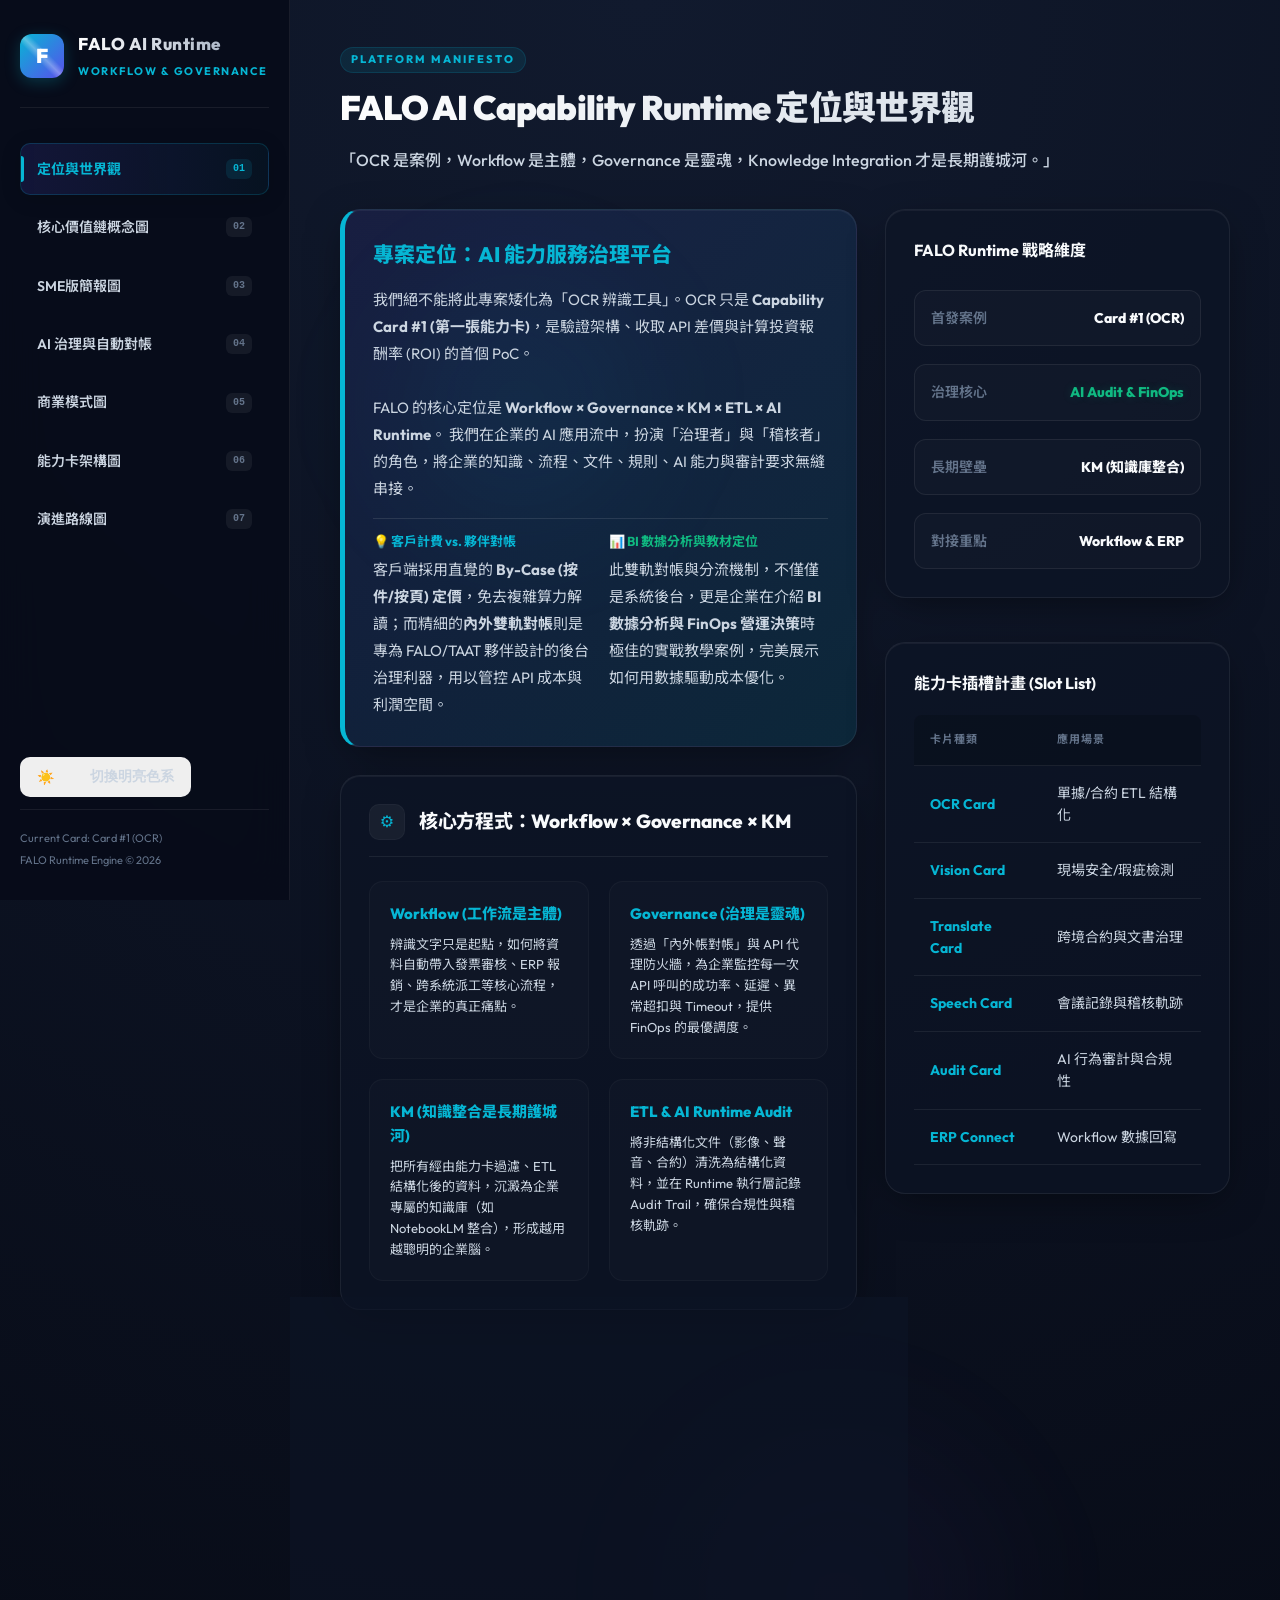
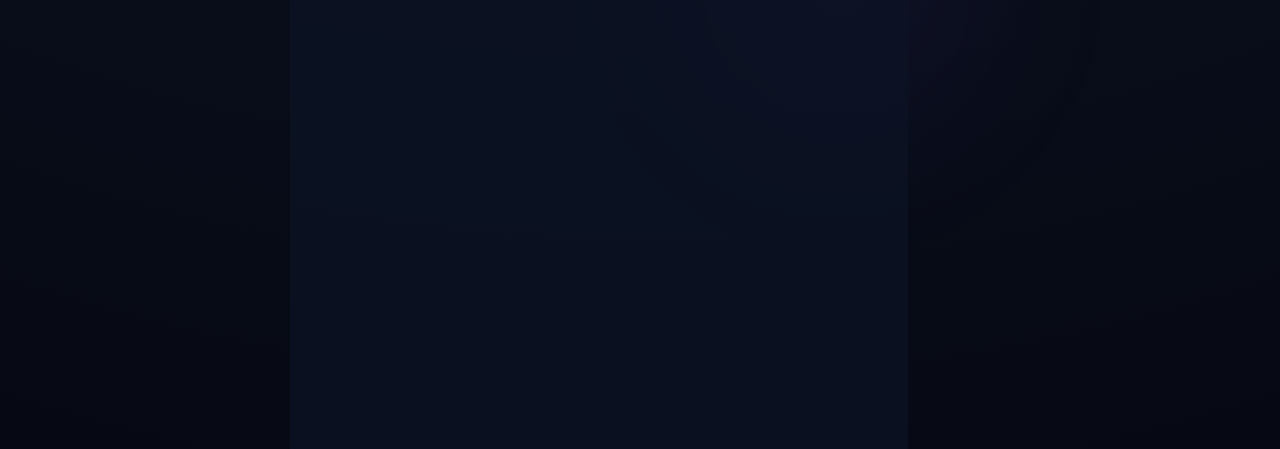
<file: index.html>
<!DOCTYPE html>
<!-- Copyright (c) FALO/TAAT x Force Cheng 2026/6/2. All rights reserved. -->
<html lang="zh-Hant">
<head>
  <meta charset="UTF-8">
  <meta name="viewport" content="width=device-width, initial-scale=1.0">
  <title>FALO AI Capability Runtime Hub - Workflow × Governance × KM × ETL</title>
  <meta name="description" content="FALO AI Capability Runtime - 企業級 AI 能力服務治理平台。支援 OCR 能力卡驗證，內外雙軌帳本自動審計與 FinOps 成本路由調度。">
  <meta name="keywords" content="FALO, TAAT, Force Cheng, AI Runtime, AI Governance, AI Audit, FinOps, OCR Gate, 內外帳, 自動對帳, 數據分析, 知識庫">
  <meta name="author" content="FALO/TAAT x Force Cheng 2026/6/2">
  <meta name="robots" content="index, follow">
  
  <!-- GEO/SEO Optimization (Taiwan focus) -->
  <meta name="geo.region" content="TW">
  <meta name="geo.placename" content="Taiwan">
  <meta name="geo.position" content="23.973875;120.982025">
  <meta name="ICBM" content="23.973875, 120.982025">
  
  <link rel="stylesheet" href="style.css?v=1.0.1">
</head>
<body>
  <div class="app-container">
    <!-- Sidebar Navigation -->
    <aside class="sidebar">
      <div class="brand">
        <div class="brand-logo">F</div>
        <div class="brand-info">
          <h1>FALO AI Runtime</h1>
          <span>Workflow & Governance</span>
        </div>
      </div>
      
      <ul class="nav-menu">
        <li class="nav-item active" data-tab="tab-positioning">
          <a class="nav-link">
            <span>定位與世界觀</span>
            <span class="nav-link-num">01</span>
          </a>
        </li>
        <li class="nav-item" data-tab="tab-concept">
          <a class="nav-link">
            <span>核心價值鏈概念圖</span>
            <span class="nav-link-num">02</span>
          </a>
        </li>
        <li class="nav-item" data-tab="tab-sme">
          <a class="nav-link">
            <span>SME版簡報圖</span>
            <span class="nav-link-num">03</span>
          </a>
        </li>
        <li class="nav-item" data-tab="tab-governance">
          <a class="nav-link">
            <span>AI 治理與自動對帳</span>
            <span class="nav-link-num">04</span>
          </a>
        </li>
        <li class="nav-item" data-tab="tab-bmc">
          <a class="nav-link">
            <span>商業模式圖</span>
            <span class="nav-link-num">05</span>
          </a>
        </li>
        <li class="nav-item" data-tab="tab-architecture">
          <a class="nav-link">
            <span>能力卡架構圖</span>
            <span class="nav-link-num">06</span>
          </a>
        </li>
        <li class="nav-item" data-tab="tab-roadmap">
          <a class="nav-link">
            <span>演進路線圖</span>
            <span class="nav-link-num">07</span>
          </a>
        </li>
      </ul>
      
      <!-- Theme Toggle -->
      <div style="margin-top: auto; margin-bottom: 12px;">
        <button id="theme-toggle" class="nav-link">
          <span id="theme-toggle-icon">☀️</span>&nbsp;&nbsp;<span id="theme-toggle-text">切換明亮色系</span>
        </button>
      </div>
      
      <div class="sidebar-footer">
        <p>Current Card: Card #1 (OCR)</p>
        <p>FALO Runtime Engine &copy; 2026</p>
      </div>
    </aside>

    <!-- Main Content Area -->
    <main class="main-content">
      
      <!-- Deliverable 1: Project Positioning (專案定位文件) -->
      <section id="tab-positioning" class="content-section active">
        <div class="header-wrapper">
          <span class="section-tag">Platform Manifesto</span>
          <h2 class="section-title">FALO AI Capability Runtime 定位與世界觀</h2>
          <p class="section-desc">「OCR 是案例，Workflow 是主體，Governance 是靈魂，Knowledge Integration 才是長期護城河。」</p>
        </div>

        <div class="positioning-grid">
          <div class="main-column">
            <div class="glass-card positioning-hero">
              <h3>專案定位：AI 能力服務治理平台</h3>
              <p>
                我們絕不能將此專案矮化為「OCR 辨識工具」。OCR 只是 <strong>Capability Card #1 (第一張能力卡)</strong>，是驗證架構、收取 API 差價與計算投資報酬率 (ROI) 的首個 PoC。
                <br><br>
                FALO 的核心定位是 <strong>Workflow × Governance × KM × ETL × AI Runtime</strong>。
                我們在企業的 AI 應用流中，扮演「治理者」與「稽核者」的角色，將企業的知識、流程、文件、規則、AI 能力與審計要求無縫串接。
              </p>
              <div style="margin-top: 16px; border-top: 1px solid rgba(255,255,255,0.1); padding-top: 12px; display: grid; grid-template-columns: 1fr 1fr; gap: 16px; font-size: 13px;">
                <div>
                  <strong style="color: var(--cyan);">💡 客戶計費 vs. 夥伴對帳</strong>
                  <p style="color: var(--text-secondary); margin-top: 4px;">客戶端採用直覺的 <strong>By-Case (按件/按頁) 定價</strong>，免去複雜算力解讀；而精細的<strong>內外雙軌對帳</strong>則是專為 FALO/TAAT 夥伴設計的後台治理利器，用以管控 API 成本與利潤空間。</p>
                </div>
                <div>
                  <strong style="color: var(--emerald);">📊 BI 數據分析與教材定位</strong>
                  <p style="color: var(--text-secondary); margin-top: 4px;">此雙軌對帳與分流機制，不僅僅是系統後台，更是企業在介紹 <strong>BI 數據分析與 FinOps 營運決策</strong>時極佳的實戰教學案例，完美展示如何用數據驅動成本優化。</p>
                </div>
              </div>
            </div>

            <div class="glass-card">
              <div class="card-title-row">
                <div class="card-icon">⚙️</div>
                <h3>核心方程式：Workflow × Governance × KM</h3>
              </div>
              <div class="feature-list">
                <div class="feature-item">
                  <h4>Workflow (工作流是主體)</h4>
                  <p>辨識文字只是起點，如何將資料自動帶入發票審核、ERP 報銷、跨系統派工等核心流程，才是企業的真正痛點。</p>
                </div>
                <div class="feature-item">
                  <h4>Governance (治理是靈魂)</h4>
                  <p>透過「內外帳對帳」與 API 代理防火牆，為企業監控每一次 API 呼叫的成功率、延遲、異常超扣與 Timeout，提供 FinOps 的最優調度。</p>
                </div>
                <div class="feature-item">
                  <h4>KM (知識整合是長期護城河)</h4>
                  <p>把所有經由能力卡過濾、ETL 結構化後的資料，沉澱為企業專屬的知識庫（如 NotebookLM 整合），形成越用越聰明的企業腦。</p>
                </div>
                <div class="feature-item">
                  <h4>ETL & AI Runtime Audit</h4>
                  <p>將非結構化文件（影像、聲音、合約）清洗為結構化資料，並在 Runtime 執行層記錄 Audit Trail，確保合規性與稽核軌跡。</p>
                </div>
              </div>
            </div>
            
            <div class="glass-card">
              <div class="card-title-row">
                <div class="card-icon">🤝</div>
                <h3>角色定位與協同模型</h3>
                <span class="badge-tech" style="margin-left: auto;">Collaboration Matrix</span>
              </div>
              <p style="font-size: 14px; color: var(--text-secondary); line-height: 1.7;">
                本架構的建立，來自於四種角色的完美互補：
              </p>
              <table class="position-table" style="margin-top: 12px;">
                <thead>
                  <tr>
                    <th>角色名</th>
                    <th>代表視角</th>
                    <th>在此專案的貢獻</th>
                  </tr>
                </thead>
                <tbody>
                  <tr>
                    <td><strong>Force Cheng</strong></td>
                    <td>顧問、治理者、方法論設計者、AI Audit 傳教士</td>
                    <td>提供核心 Know-how，將 OCR 拉高至流程治理與知識鏈條的戰略高度。</td>
                  </tr>
                  <tr>
                    <td><strong>Strategic Consultant (ChatGPT)</strong></td>
                    <td>策略顧問、語意翻譯器</td>
                    <td>釐清頂層商業邏輯，進行語意轉譯，確保定位與商業模式對齊。</td>
                  </tr>
                  <tr>
                    <td><strong>Antigravity</strong></td>
                    <td>教材工程師、產品規劃師、系統架構師</td>
                    <td>將抽象的方法論與構想落地，封裝成可討論的規格、藍圖與互動式 Prototype。</td>
                  </tr>
                  <tr>
                    <td><strong>Codex</strong></td>
                    <td>CTO、工程總架構</td>
                    <td>負責將架構規格代碼化，保障底層代碼的高效運行與系統部署。</td>
                  </tr>
                </tbody>
              </table>
            </div>
          </div>

          <!-- Sidebar Column -->
          <div class="sidebar-column">
            <div class="glass-card stat-card">
              <h3 style="font-size: 16px; font-weight: 700; margin-bottom: 8px;">FALO Runtime 戰略維度</h3>
              <div class="stat-item">
                <span class="stat-label">首發案例</span>
                <span class="stat-value">Card #1 (OCR)</span>
              </div>
              <div class="stat-item">
                <span class="stat-label">治理核心</span>
                <span class="stat-value highlight">AI Audit & FinOps</span>
              </div>
              <div class="stat-item">
                <span class="stat-label">長期壁壘</span>
                <span class="stat-value">KM (知識庫整合)</span>
              </div>
              <div class="stat-item">
                <span class="stat-label">對接重點</span>
                <span class="stat-value">Workflow & ERP</span>
              </div>
            </div>
            
            <div class="glass-card" style="margin-top: 16px;">
              <h3 style="font-size: 16px; font-weight: 700; margin-bottom: 12px;">能力卡插槽計畫 (Slot List)</h3>
              <table class="position-table">
                <thead>
                  <tr>
                    <th>卡片種類</th>
                    <th>應用場景</th>
                  </tr>
                </thead>
                <tbody>
                  <tr>
                    <td><strong>OCR Card</strong></td>
                    <td>單據/合約 ETL 結構化</td>
                  </tr>
                  <tr>
                    <td><strong>Vision Card</strong></td>
                    <td>現場安全/瑕疵檢測</td>
                  </tr>
                  <tr>
                    <td><strong>Translate Card</strong></td>
                    <td>跨境合約與文書治理</td>
                  </tr>
                  <tr>
                    <td><strong>Speech Card</strong></td>
                    <td>會議記錄與稽核軌跡</td>
                  </tr>
                  <tr>
                    <td><strong>Audit Card</strong></td>
                    <td>AI 行為審計與合規性</td>
                  </tr>
                  <tr>
                    <td><strong>ERP Connect</strong></td>
                    <td>Workflow 數據回寫</td>
                  </tr>
                </tbody>
              </table>
            </div>
          </div>
        </div>
      </section>

      <!-- Deliverable 2: Concept Diagram (概念圖版本) -->
      <section id="tab-concept" class="content-section">
        <div class="header-wrapper">
          <span class="section-tag">Value Chain Lifecycle</span>
          <h2 class="section-title">FALO AI 企業數據價值鏈生命週期</h2>
          <p class="section-desc">從文件上傳開始，歷經 OCR 提取、結構化清洗、工作流流轉、ERP 記帳，最終沉澱為企業專屬知識庫與稽核 insights 的完整閉環。</p>
        </div>

        <!-- Infographic Image Device Mockup -->
        <div class="infographic-device" style="margin-bottom: 30px; max-width: 860px; margin-left: 0; margin-right: auto;">
          <div class="infographic-device-bar">
            <span class="device-dot red"></span>
            <span class="device-dot yellow"></span>
            <span class="device-dot green"></span>
            <span style="margin-left: 10px; font-size: 11px; font-weight: 800; color: var(--text-muted); text-transform: uppercase; letter-spacing: 1.5px;">FALO OCR Gate Infographic View</span>
            <div class="copyright-badge" style="margin-left: auto;">
              <span>FALO x TAAT</span>
              <span style="border-left: 1px solid var(--border-color); padding-left: 6px; color: var(--cyan);">2026/6/2</span>
            </div>
          </div>
          
          <div class="infographic-image-wrapper" style="position: relative; background: rgba(0,0,0,0.25); padding: 16px; overflow: hidden; text-align: center;">
            <a href="falo_ocr_gate.png" target="_blank" style="display: block; cursor: zoom-in; position: relative;">
              <img src="falo_ocr_gate.png" alt="FALO OCR Gate : 內外帳 + AI 分析" style="width: 100%; height: auto; border-radius: 8px; box-shadow: 0 10px 30px rgba(0,0,0,0.6); display: block; transition: transform 0.4s cubic-bezier(0.16, 1, 0.3, 1);">
              <div class="infographic-zoom-overlay">
                🔍 <span>開新視窗下載原圖 (Download High-Res)</span>
              </div>
            </a>
          </div>
          
          <div style="display: flex; justify-content: space-between; align-items: center; font-size: 11px; color: var(--text-muted); padding: 14px 20px; background: rgba(0,0,0,0.15);">
            <span>重點核心：內外帳同步記帳與 AI 自動對帳優化機制</span>
          </div>
        </div>

        <div class="glass-card">
          <div class="diagram-container">
            <svg class="flow-svg" viewBox="0 0 900 480">
              <defs>
                <marker id="arrow" viewBox="0 0 10 10" refX="6" refY="5" markerWidth="6" markerHeight="6" orient="auto-start-reverse">
                  <path d="M 0 1 L 10 5 L 0 9 z" fill="rgba(255,255,255,0.4)" />
                </marker>
                <marker id="arrow-cyan" viewBox="0 0 10 10" refX="6" refY="5" markerWidth="6" markerHeight="6" orient="auto-start-reverse">
                  <path d="M 0 1 L 10 5 L 0 9 z" fill="#06b6d4" />
                </marker>
              </defs>

              <!-- Line 1 Nodes (Ingestion to ERP) -->
              <!-- Step 1: Input Document -->
              <rect x="20" y="60" width="130" height="60" rx="8" class="flow-node active" />
              <text x="85" y="90" text-anchor="middle" class="flow-text">1. 企業原始文件</text>
              <text x="85" y="105" text-anchor="middle" class="flow-subtext">影像 / PDF / 拍照單據</text>

              <!-- Connection 1 -> 2 -->
              <path d="M 150 90 L 190 90" class="flow-link active" marker-end="url(#arrow-cyan)" />

              <!-- Step 2: Capability Card #1 -->
              <rect x="200" y="60" width="130" height="60" rx="8" class="flow-node" style="stroke: var(--cyan);" />
              <text x="265" y="90" text-anchor="middle" class="flow-text" fill="var(--cyan)">2. 能力卡 #1 (OCR)</text>
              <text x="265" y="105" text-anchor="middle" class="flow-subtext">智能路由辨識 / AI Proxy</text>

              <!-- Connection 2 -> 3 -->
              <path d="M 330 90 L 370 90" class="flow-link active" marker-end="url(#arrow-cyan)" />

              <!-- Step 3: ETL & Structuring -->
              <rect x="380" y="60" width="130" height="60" rx="8" class="flow-node" />
              <text x="445" y="90" text-anchor="middle" class="flow-text">3. ETL 結構化</text>
              <text x="445" y="105" text-anchor="middle" class="flow-subtext">非結構資料轉為 JSON</text>

              <!-- Connection 3 -> 4 -->
              <path d="M 510 90 L 550 90" class="flow-link" marker-end="url(#arrow)" />

              <!-- Step 4: Workflow Engine -->
              <rect x="560" y="60" width="130" height="60" rx="8" class="flow-node" style="stroke: var(--purple);" />
              <text x="625" y="90" text-anchor="middle" class="flow-text" fill="var(--purple-light)">4. 工作流調度 (Workflow)</text>
              <text x="625" y="105" text-anchor="middle" class="flow-subtext">審批流程 / 業務規則觸發</text>

              <!-- Connection 4 -> 5 -->
              <path d="M 690 90 L 730 90" class="flow-link" marker-end="url(#arrow)" />

              <!-- Step 5: ERP & Core systems -->
              <rect x="740" y="60" width="130" height="60" rx="8" class="flow-node" />
              <text x="805" y="90" text-anchor="middle" class="flow-text">5. ERP 回寫入帳</text>
              <text x="805" y="105" text-anchor="middle" class="flow-subtext">會計 / ERP 資料整合</text>

              <!-- Downward Connection 5 -> 6 -->
              <path d="M 805 120 L 805 220 L 740 220" class="flow-link" marker-end="url(#arrow)" />

              <!-- Line 2 Nodes (KM to Management Insight) -->
              <!-- Step 6: Knowledge Base -->
              <rect x="600" y="190" width="130" height="60" rx="8" class="flow-node" style="stroke: var(--emerald);" />
              <text x="665" y="220" text-anchor="middle" class="flow-text" fill="var(--emerald)">6. 知識整合 (KM)</text>
              <text x="665" y="235" text-anchor="middle" class="flow-subtext">封裝為企業專屬知識庫</text>

              <!-- Connection 6 -> 7 -->
              <path d="M 600 220 L 510 220" class="flow-link" marker-end="url(#arrow)" />

              <!-- Step 7: Audit Trail -->
              <rect x="370" y="190" width="130" height="60" rx="8" class="flow-node" style="stroke: var(--rose);" />
              <text x="435" y="220" text-anchor="middle" class="flow-text" fill="var(--rose)">7. 稽核軌跡 (Audit)</text>
              <text x="435" y="235" text-anchor="middle" class="flow-subtext">AI 行為審計與追蹤記錄</text>

              <!-- Connection 7 -> 8 -->
              <path d="M 370 220 L 280 220" class="flow-link" marker-end="url(#arrow)" />

              <!-- Step 8: AI Analytics & FinOps -->
              <rect x="140" y="190" width="130" height="60" rx="8" class="flow-node" />
              <text x="205" y="220" text-anchor="middle" class="flow-text">8. AI 治理與 FinOps</text>
              <text x="205" y="235" text-anchor="middle" class="flow-subtext">分析計費 / 監控異常成本</text>

              <!-- Connection 8 -> 9 -->
              <path d="M 140 220 L 85 220 L 85 320 L 190 320" class="flow-link active" marker-end="url(#arrow-cyan)" />

              <!-- Step 9: Management Insight -->
              <rect x="200" y="290" width="500" height="70" rx="8" class="flow-node active" style="stroke: var(--cyan);" />
              <text x="450" y="325" text-anchor="middle" class="flow-text" fill="var(--cyan)">9. 管理洞察 (Management Insights)</text>
              <text x="450" y="343" text-anchor="middle" class="flow-subtext">智慧報表 &rarr; 流程改善決策 &rarr; 持續優化企業營運效率</text>

              <!-- Double ledger audit link box -->
              <rect x="140" y="390" width="620" height="50" rx="6" class="flow-node" style="stroke: var(--purple); fill: rgba(139, 92, 246, 0.05);" />
              <text x="450" y="415" text-anchor="middle" class="flow-text" fill="var(--purple-light)">FALO Runtime 核心雙軌對帳防護：內帳 (客戶定價) VS 外帳 (Provider 實扣) 智慧自動審計</text>
              <text x="450" y="430" text-anchor="middle" class="flow-subtext">守護企業數據流與資金流的安全，杜絕雲端商計費黑盒</text>
            </svg>
          </div>
        </div>
      </section>

      <!-- Deliverable 3: SME Slide Viewer (SME版簡報圖) -->
      <section id="tab-sme" class="content-section">
        <div class="header-wrapper">
          <span class="section-tag">Value Proposition Presentation</span>
          <h2 class="section-title">中小企業（SME）老闆看得懂的價值簡報</h2>
          <p class="section-desc">AI 不僅僅是取代人力的打字工具，更是中小企業升級流程治理、降低隱性開銷、建構企業知識腦的戰略引擎。</p>
        </div>

        <div class="slide-deck">
          <div class="slide-content-container" id="slide-content">
            <div class="slide-graphic" id="slide-graphic">📥</div>
            <div class="slide-text">
              <h3 id="slide-title">載入中...</h3>
              <p id="slide-desc">載入中...</p>
            </div>
          </div>
          
          <div class="slide-controls">
            <button class="slide-btn" id="slide-prev" disabled>&larr; 上一步</button>
            
            <div class="slide-progress-track">
              <div class="slide-progress-bar" id="slide-progress-bar"></div>
            </div>
            
            <button class="slide-btn" id="slide-next">下一步 &rarr;</button>
          </div>
        </div>
        
        <div class="glass-card" style="max-width: 800px; margin: 24px 0 0 0;">
          <h4 style="color: var(--cyan); margin-bottom: 8px;">老闆最關心的四大核心回報 (ROI)：</h4>
          <ul style="list-style: none; font-size: 14px; color: var(--text-secondary); display: grid; gap: 8px;">
            <li>🛡️ <strong>費用零黑盒</strong>：AI 自動稽核雲端商帳單，每一筆超時或失敗的 API 費用自動抓出並追回，守住企業資金。</li>
            <li>🚀 <strong>業務流自動化</strong>：串接 ERP 與會計流程，免除人工建檔，讓業務與財務的工作效率提升 500%。</li>
            <li>🧠 <strong>知識資產化</strong>：所有單據辨識結果自動歸檔為企業知識庫 (KM)，隨時可用自然語言提問進行合規審查。</li>
            <li>📉 <strong>動態節費高達 60%</strong>：根據單據難易度自動調度最划算的模型，用最聰明的方式控管 API 支出。</li>
          </ul>
        </div>
      </section>

      <!-- Deliverable 4: AI Governance Dashboard (AI 治理與自動對帳) -->
      <section id="tab-governance" class="content-section">
        <div class="header-wrapper">
          <span class="section-tag">Audit Engine Terminal</span>
          <h2 class="section-title">AI 稽核與 FinOps 雙軌對帳主控台</h2>
          <p class="section-desc">透過「內帳（FALO 客戶計費）」與「外帳（Provider 實際帳單）」的即時比對，抓出差異、超額收費與失敗，並動態調配路由機制。</p>
        </div>

        <!-- Split ledgers table -->
        <div class="gov-grid">
          <!-- Internal Ledger -->
          <div class="glass-card ledger-box">
            <div class="ledger-header">
              <h3 style="font-size: 16px; font-weight: 600;">內帳（FALO 客戶計費記錄）</h3>
              <span class="ledger-badge internal">Internal Ledger</span>
            </div>
            <div class="ledger-table-wrapper">
              <table class="ledger-table">
                <thead>
                  <tr>
                    <th>交易編號</th>
                    <th>客戶名稱</th>
                    <th>辨識頁數</th>
                    <th>預計費用</th>
                    <th>交易狀態</th>
                    <th>時間</th>
                  </tr>
                </thead>
                <tbody id="internal-ledger-body">
                  <!-- JS Render -->
                </tbody>
              </table>
            </div>
          </div>

          <!-- External Ledger -->
          <div class="glass-card ledger-box">
            <div class="ledger-header">
              <h3 style="font-size: 16px; font-weight: 600;">外帳（AI Provider 實際計費單）</h3>
              <span class="ledger-badge external">External Ledger</span>
            </div>
            <div class="ledger-table-wrapper">
              <table class="ledger-table">
                <thead>
                  <tr>
                    <th>請求編號</th>
                    <th>Provider</th>
                    <th>處理頁數</th>
                    <th>實扣費用</th>
                    <th>執行狀態</th>
                    <th>時間</th>
                  </tr>
                </thead>
                <tbody id="external-ledger-body">
                  <!-- JS Render -->
                </tbody>
              </table>
            </div>
          </div>
        </div>

        <!-- Reconciliation simulation actions and console -->
        <div class="reconcile-actions">
          <button class="action-btn" id="reconcile-btn">
            <span>啟動 AI 雙軌帳本自動審計 (Run Audit Engine)</span>
          </button>
        </div>

        <div class="glass-card console-card">
          <div class="console-title">
            <span>📟 FALO AI 對帳審計引擎終端</span>
          </div>
          <div class="console-logs" id="console-logs">
            <div class="log-line info">等待對帳指令... 請點擊上方按鈕開始模擬。</div>
          </div>
        </div>

        <!-- FinOps savings slider -->
        <div class="glass-card finops-grid">
          <div>
            <h3 style="font-size: 18px; margin-bottom: 12px; color: var(--cyan);">AI 路由動態成本調度 (FinOps Simulator)</h3>
            <p style="font-size: 14px; color: var(--text-secondary);">
              調整發票與一般文件路由至 <strong>PaddleOCR (便宜)</strong> 的比例，其餘難題路由至 <strong>Gemini (精準但貴)</strong>。
              觀察萬頁預算會如何動態變化：
            </p>
            
            <div class="slider-container">
              <div class="slider-labels">
                <span>100% Gemini (純大模型)</span>
                <span>高比例 PaddleOCR</span>
              </div>
              <input type="range" min="0" max="100" value="95" class="slider-control" id="routing-slider">
            </div>

            <div class="ratio-display">
              <div class="ratio-box">
                <div class="val" id="paddle-ratio">95%</div>
                <div class="lbl">PaddleOCR 路由比例</div>
              </div>
              <div class="ratio-box">
                <div class="val" id="gemini-ratio">5%</div>
                <div class="lbl">Gemini 路由比例</div>
              </div>
            </div>
          </div>

          <div style="border-left: 1px solid var(--border-color); padding-left: 24px;">
            <div class="saving-display">
              <div class="saving-percent" id="savings-percent">60%</div>
              <div style="font-size: 18px; font-weight: 700; color: var(--emerald); margin-top: 4px;">預算節省幅度</div>
              <p class="saving-desc" id="optimizer-summary-text">
                正在計算 AI 分流最佳化方案...
              </p>
            </div>
          </div>
        </div>

        <!-- BI & Billing explanation card -->
        <div class="glass-card" style="margin-top: 24px; border-left: 4px solid var(--purple); display: grid; grid-template-columns: 1fr 1fr; gap: 24px;">
          <div>
            <h4 style="color: var(--purple-light); font-size: 15px; margin-bottom: 8px; font-weight: 700; text-transform: uppercase;">🔒 內部夥伴專用對帳治理利器 (Internal Partner Tool)</h4>
            <p style="font-size: 13px; color: var(--text-secondary); line-height: 1.6;">
              雖然客戶在前端只接觸簡單、直覺的 <strong>By-Case (按件計酬)</strong> 算力計費，但為了保護代理商與 FALO/TAAT 夥伴的利潤，系統在後台運行這套<strong>雙軌對帳系統</strong>。這是給 FALO/TAAT 營運夥伴的內部稽核利器，用來掌握算力消耗與精準監管利潤。
            </p>
          </div>
          <div>
            <h4 style="color: var(--emerald); font-size: 15px; margin-bottom: 8px; font-weight: 700; text-transform: uppercase;">🎓 卓越的 BI 數據分析實戰教材 (BI Analytics Curriculum Case)</h4>
            <p style="font-size: 13px; color: var(--text-secondary); line-height: 1.6;">
              此雙軌對帳與智能路由機制，是介紹企業如何運用 <strong>BI (商業智慧) 進行大數據分析</strong>的絕佳教材。它具體展示了如何分析「呼叫異常分佈」、「API 延遲分佈 (P50/P90/P95)」、「單頁模型性價比分析」等指標，實現以數據驅動營運決策的實務範例。
            </p>
          </div>
        </div>
      </section>

      <!-- Deliverable 5: Business Model Canvas (商業模式圖) -->
      <section id="tab-bmc" class="content-section">
        <div class="header-wrapper">
          <span class="section-tag">Platform Economics</span>
          <h2 class="section-title">FALO AI Runtime 商業模式圖</h2>
          <p class="section-desc">這不只是一個 OCR 工具，這是一個具備強大商業模式的基礎 Runtime 平台。請點擊各區塊查看詳細商業策略：</p>
        </div>

        <div class="bmc-grid">
          <!-- 1. Key Partners -->
          <div class="bmc-cell double-height" data-cell="partners">
            <div class="bmc-header">
              <h4>關鍵合作夥伴</h4>
            </div>
            <div class="bmc-body">
              <ul>
                <li>底層 AI 巨頭 (Google, MS)</li>
                <li>ERP & Workflow 系統整合商</li>
                <li>HITL 人工審核外包網絡</li>
              </ul>
            </div>
          </div>

          <!-- 2. Key Activities -->
          <div class="bmc-cell" data-cell="activities">
            <div class="bmc-header">
              <h4>關鍵活動</h4>
            </div>
            <div class="bmc-body">
              <ul>
                <li>路由算法調優與分類器升級</li>
                <li>多模型 API 插件管理</li>
                <li>內外帳同步與自動退款稽核</li>
              </ul>
            </div>
          </div>

          <!-- 3. Value Propositions -->
          <div class="bmc-cell double-height double-width" data-cell="propositions" style="border-color: rgba(6, 182, 212, 0.4); background: rgba(6, 182, 212, 0.03);">
            <div class="bmc-header">
              <h4 style="color: var(--cyan); font-weight: 800;">價值主張</h4>
            </div>
            <div class="bmc-body" style="font-size: 13px;">
              <ul>
                <li><strong>AI 能力治理核心</strong>: 單一介面對接所有 API</li>
                <li><strong>極致性價比 (FinOps)</strong>: 精準路由省錢 60%</li>
                <li><strong>工作流自動化整合</strong>: 銜接 ERP 與會計流</li>
                <li><strong>企業長期知識庫 (KM)</strong>: 沉澱文件資產</li>
                <li><strong>對帳完全透明化</strong>: AI 自動退款稽核與偵錯</li>
              </ul>
            </div>
          </div>

          <!-- 4. Customer Relationships -->
          <div class="bmc-cell" data-cell="relations">
            <div class="bmc-header">
              <h4>顧客關係</h4>
            </div>
            <div class="bmc-body">
              <ul>
                <li>對帳全透明化報表</li>
                <li>主動式 FinOps 節費建議</li>
                <li>合規稽核軌跡安全防護</li>
              </ul>
            </div>
          </div>

          <!-- 5. Customer Segments -->
          <div class="bmc-cell double-height" data-cell="segments">
            <div class="bmc-header">
              <h4>目標客群</h4>
            </div>
            <div class="bmc-body">
              <ul>
                <li>中小型企業 (SME) </li>
                <li>尋求內嵌 AI 能力的軟體商 (ISVs)</li>
                <li>大量流程需自動化之金融/製造業</li>
              </ul>
            </div>
          </div>

          <!-- 6. Key Resources -->
          <div class="bmc-cell" data-cell="resources">
            <div class="bmc-header">
              <h4>關鍵資源</h4>
            </div>
            <div class="bmc-body">
              <ul>
                <li>動態路由調度專利</li>
                <li>大宗 API 採購之折讓通道</li>
                <li>FALO Runtime 安全沙盒</li>
              </ul>
            </div>
          </div>

          <!-- 7. Channels -->
          <div class="bmc-cell" data-cell="channels">
            <div class="bmc-header">
              <h4>通路渠道</h4>
            </div>
            <div class="bmc-body">
              <ul>
                <li>FALO Prompt Manager 內建</li>
                <li>能力卡應用商城 (Store)</li>
                <li>ERP / Google App Script 插件</li>
              </ul>
            </div>
          </div>

          <!-- 8. Cost Structure (double width) -->
          <div class="bmc-cell double-width" data-cell="costs">
            <div class="bmc-header">
              <h4>成本結構</h4>
            </div>
            <div class="bmc-body">
              <ul>
                <li>底層 API 呼叫費 (Google, Azure...)</li>
                <li>Runtime Gateway 託管與資料庫成本</li>
                <li>人工覆核人員單筆處理佣金</li>
              </ul>
            </div>
          </div>

          <!-- 9. Revenue Streams (double width) -->
          <div class="bmc-cell double-width" data-cell="revenues" style="border-color: rgba(16, 185, 129, 0.4); background: rgba(16, 185, 129, 0.03);">
            <div class="bmc-header">
              <h4 style="color: var(--emerald);">收益來源</h4>
            </div>
            <div class="bmc-body">
              <ul>
                <li><strong>API 用量加成差價 (Markup)</strong></li>
                <li><strong>自動對帳 / FinOps 治理進階 SaaS 月費</strong></li>
                <li><strong>企業 KM & Workflow 整合模組授權費</strong></li>
                <li><strong>第三方 Capability Card 上架佣金拆帳 (30%)</strong></li>
              </ul>
            </div>
          </div>
        </div>

        <!-- Detail Box for Business Model Canvas -->
        <div class="glass-card" style="border-left: 4px solid var(--cyan);">
          <h3 style="font-size: 16px; font-weight: 700; margin-bottom: 8px;" id="bmc-details-title">商業策略深度解析</h3>
          <p style="font-size: 13px; color: var(--text-secondary); line-height: 1.6;" id="bmc-details-desc">
            請點擊上方商業模式圖的任何區塊，此處將為您展示 FALO 在該維度的獨家護城河、商業操作模式與落地路徑。
          </p>
        </div>
      </section>

      <!-- Deliverable 6: Capability Card Architecture (Capability Card 架構圖) -->
      <section id="tab-architecture" class="content-section">
        <div class="header-wrapper">
          <span class="section-tag">Software Architecture Stack</span>
          <h2 class="section-title">Capability Card & Runtime 架構圖</h2>
          <p class="section-desc">FALO 採用模組化疊層架構。OCR 僅是運行在 Runtime 上的第一張能力卡，下圖展示了三層核心架構：</p>
        </div>

        <div class="arch-container">
          <!-- Layer 1: App Interface -->
          <div class="arch-layer">
            <div class="arch-layer-header">
              <span>1. 應用接入與卡片層 (Application Interface & Card Layer)</span>
              <span class="badge">SDK / Sandbox</span>
            </div>
            <div class="arch-blocks">
              <div class="arch-block" data-block="sdk">FALO SDK / API Client</div>
              <div class="arch-block" data-block="pwa">PWA Card Sandbox</div>
            </div>
          </div>

          <!-- Layer 2: Governance Proxy -->
          <div class="arch-layer" style="border-color: rgba(79, 70, 229, 0.3); background: rgba(79, 70, 229, 0.02);">
            <div class="arch-layer-header" style="color: var(--primary-light);">
              <span>2. AI Proxy 與流程治理核心 (Governance & Pipeline Core)</span>
              <span class="badge" style="background: rgba(79, 70, 229, 0.2); color: var(--primary-light);">Runtime Engine</span>
            </div>
            <div class="arch-blocks">
              <div class="arch-block active" data-block="gateway">API Gateway (安全與驗證)</div>
              <div class="arch-block" data-block="logger">Ledger Syncer (內外雙帳同步)</div>
              <div class="arch-block" data-block="router">Dynamic Provider Router (路由調度)</div>
              <div class="arch-block" data-block="audit">FinOps & Audit Analytics</div>
            </div>
          </div>

          <!-- Layer 3: Providers Execution -->
          <div class="arch-layer">
            <div class="arch-layer-header">
              <span>3. AI Providers 與人工執行層 (Execution Layer)</span>
              <span class="badge">Models & HITL</span>
            </div>
            <div class="arch-blocks">
              <div class="arch-block" data-block="paddle">PaddleOCR Plugin (便宜)</div>
              <div class="arch-block" data-block="gemini">Gemini V Plugin (大模型)</div>
              <div class="arch-block" data-block="qwen">Qwen VL Plugin (亞洲語系)</div>
              <div class="arch-block" data-block="human">Human-in-the-loop (人工覆核)</div>
            </div>
          </div>
        </div>

        <!-- Detail Box for Architecture Layers -->
        <div class="glass-card" style="margin-top: 24px; border-left: 4px solid var(--primary);">
          <div style="display:flex; justify-content:space-between; align-items:center; margin-bottom:12px;">
            <h3 style="font-size: 16px; font-weight: 700;" id="arch-details-title">API Gateway (安全與驗證)</h3>
            <span class="badge-tech" id="arch-details-badge">AI Proxy 治理核心</span>
          </div>
          <p style="font-size: 13px; color: var(--text-secondary); line-height: 1.6;" id="arch-details-desc">
            處理 API 金鑰驗證、流量限額控制 (Rate Limiting)、防禦性 Audit 審計、以及統一的資料格式轉換（確保輸出標準的 JSON 格式）。
          </p>
        </div>
      </section>

      <!-- Deliverable 7: OCR Gate Evolution Roadmap (OCR Gate 演進路線圖) -->
      <section id="tab-roadmap" class="content-section">
        <div class="header-wrapper">
          <span class="section-tag">Evolutionary Roadmap</span>
          <h2 class="section-title">AI Runtime 與數據治理演進路線圖</h2>
          <p class="section-desc">從最初的單機工具，演進至具備自動對帳與 FinOps 成本治理的完整 FALO AI 流程與知識生態平台。</p>
        </div>

        <div class="timeline">
          <!-- Phase 1 -->
          <div class="timeline-item completed">
            <div class="timeline-marker"></div>
            <div class="timeline-content">
              <div class="timeline-date">Phase 1: PoC 驗證期</div>
              <h3>FALO OCR Workbench (工具屬性)</h3>
              <p>完成單機版 PWA 容器、基礎 OCR 模板配置與 CSV 閉環匯出入，確認使用者能方便操作圖片資料轉換。</p>
              <ul class="timeline-details">
                <li>單機 `ocr.html` 與 PWA 安裝支援</li>
                <li>五組內建 OCR Operation Prompts</li>
                <li>Excel 式 CSV 全覆蓋導入導出</li>
              </ul>
            </div>
          </div>

          <!-- Phase 2 -->
          <div class="timeline-item">
            <div class="timeline-marker" style="border-color: var(--cyan);"></div>
            <div class="timeline-content">
              <div class="timeline-date" style="color: var(--cyan);">Phase 2: 服務化與雙軌帳本 (當前里程碑)</div>
              <h3>AI Proxy Gate & 雙軌帳本</h3>
              <p>導入 API 金鑰驗證，建構雙軌 ledger 寫入機制，將客戶使用端（內帳）與雲端 Provider（外帳）解耦，支援 AI 進行對帳審核與失敗重送路由。</p>
              <ul class="timeline-details">
                <li>AI Proxy Gateway 搭建與 API Key 認證</li>
                <li>內外雙軌 Ledger 同步寫入引擎</li>
                <li>AI 自動對帳模組 (偵測超時、超收、退款存檔)</li>
              </ul>
            </div>
          </div>

          <!-- Phase 3 -->
          <div class="timeline-item">
            <div class="timeline-marker" style="border-color: var(--purple);"></div>
            <div class="timeline-content">
              <div class="timeline-date" style="color: var(--purple);">Phase 3: 工作流與 ERP 整合期</div>
              <h3>流程調度與自動化入帳</h3>
              <p>完善數據價值鏈。將結構化資料自動回寫入 ERP 系統，建立自動化單據核銷 workflow，並將歷史辨識文字儲存進企業知識庫。</p>
              <ul class="timeline-details">
                <li>結合 ERP/會計軟體的數據回寫接口</li>
                <li>企業知識管理 (KM) 基礎儲存引擎</li>
                <li>自動核銷與流程審核 Workflow 整合</li>
              </ul>
            </div>
          </div>

          <!-- Phase 4 -->
          <div class="timeline-item">
            <div class="timeline-marker" style="border-color: var(--emerald);"></div>
            <div class="timeline-content">
              <div class="timeline-date" style="color: var(--emerald);">Phase 4: 全能力 Runtime 生態系</div>
              <h3>FALO AI Runtime & KM Market</h3>
              <p>擴展至多樣化能力卡（Vision, 翻譯, 語音, LLM），開放第三方上架，建構 Workflow × Governance × KM 的企業 AI 生態大腦。</p>
              <ul class="timeline-details">
                <li>標準能力卡 SDK 與 Runtime 規範釋出</li>
                <li>多種 Capability Card 上架 (Speech, Audit)</li>
                <li>第三方 Capability Market 分成與訂閱結算機制</li>
              </ul>
            </div>
          </div>
        </div>
      </section>

    </main>
  </div>

  <!-- BMC Strategy Drawer Modal -->
  <div id="bmc-modal" class="bmc-modal">
    <div class="bmc-modal-card">
      <button class="bmc-modal-close" id="bmc-modal-close">×</button>
      <div class="bmc-modal-header">
        <h3 id="bmc-modal-title">商業策略深度解析</h3>
      </div>
      <div class="bmc-modal-body" id="bmc-modal-desc">
        請選擇商業模式區塊查看。
      </div>
    </div>
  </div>

  <script src="app.js?v=1.0.1"></script>
</body>
</html>
</file>
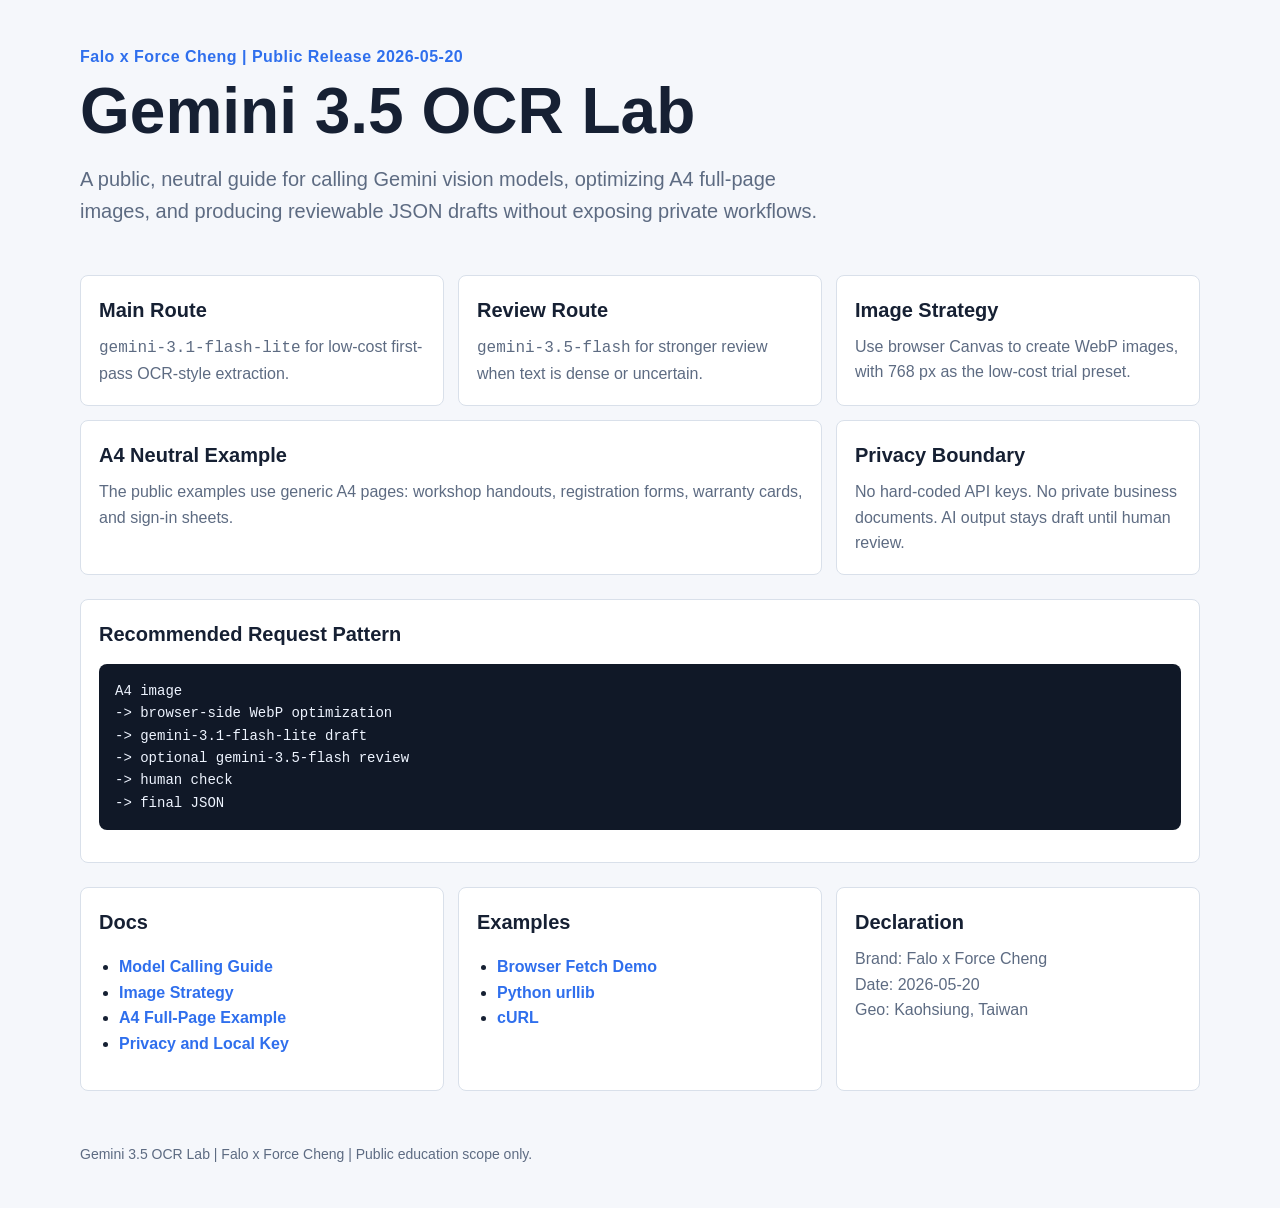
<file: reference/gemini35-ocr/index.html>
<!doctype html>
<html lang="zh-Hant">
<head>
  <meta charset="utf-8">
  <meta name="viewport" content="width=device-width, initial-scale=1">
  <title>Gemini 3.5 OCR Lab | Falo x Force Cheng</title>
  <meta name="description" content="Falo x Force Cheng Gemini 3.5 OCR Lab: a public guide for Gemini image understanding, WebP image strategy, and neutral A4 document OCR examples.">
  <meta name="keywords" content="Gemini OCR, Gemini 3.5 Flash, Gemini 3.1 Flash-Lite, WebP OCR, A4 document OCR, image understanding, Falo, Force Cheng">
  <meta name="author" content="Falo x Force Cheng">
  <meta name="publisher" content="Falo x Force Cheng">
  <meta name="robots" content="index, follow">
  <meta name="language" content="zh-Hant">
  <link rel="canonical" href="https://falo-taiwan.github.io/gemini35-ocr/">
  <meta name="geo.region" content="TW-KHH">
  <meta name="geo.placename" content="Kaohsiung, Taiwan">
  <meta name="geo.position" content="22.6273;120.3014">
  <meta name="ICBM" content="22.6273, 120.3014">
  <meta property="og:type" content="website">
  <meta property="og:title" content="Gemini 3.5 OCR Lab | Falo x Force Cheng">
  <meta property="og:description" content="Public Gemini OCR calling guide with WebP image strategy and neutral A4 full-page examples.">
  <meta property="og:url" content="https://falo-taiwan.github.io/gemini35-ocr/">
  <meta property="og:locale" content="zh_TW">
  <meta property="og:site_name" content="Gemini 3.5 OCR Lab">
  <meta name="twitter:card" content="summary">
  <meta name="twitter:title" content="Gemini 3.5 OCR Lab">
  <meta name="twitter:description" content="A public guide for Gemini OCR model calling and A4 image strategy.">
  <script type="application/ld+json">
  {
    "@context": "https://schema.org",
    "@graph": [
      {
        "@type": "WebSite",
        "name": "Gemini 3.5 OCR Lab",
        "alternateName": "Falo x Force Cheng Gemini OCR Guide",
        "inLanguage": ["zh-Hant", "en"],
        "datePublished": "2026-05-20",
        "dateModified": "2026-05-20",
        "publisher": {
          "@type": "Organization",
          "name": "Falo x Force Cheng",
          "location": {
            "@type": "Place",
            "name": "Kaohsiung, Taiwan",
            "geo": {
              "@type": "GeoCoordinates",
              "latitude": 22.6273,
              "longitude": 120.3014
            }
          }
        }
      },
      {
        "@type": "TechArticle",
        "headline": "Gemini OCR Model Calling and WebP Image Strategy",
        "datePublished": "2026-05-20",
        "author": {
          "@type": "Person",
          "name": "Force Cheng"
        },
        "about": [
          "Gemini 3.5 Flash",
          "Gemini 3.1 Flash-Lite",
          "Image understanding",
          "A4 document OCR",
          "WebP image optimization"
        ]
      },
      {
        "@type": "SoftwareSourceCode",
        "name": "gemini35-ocr",
        "programmingLanguage": ["HTML", "JavaScript", "Python", "Shell"],
        "runtimePlatform": "Browser and local scripts",
        "codeRepository": "https://github.com/falo-taiwan/gemini35-ocr"
      }
    ]
  }
  </script>
  <style>
    :root {
      color-scheme: light;
      --ink: #162033;
      --muted: #5d6b82;
      --line: #d9e0ea;
      --panel: #ffffff;
      --bg: #f5f7fb;
      --blue: #2f6fed;
      --green: #12805c;
      --amber: #9a5b00;
    }
    * { box-sizing: border-box; }
    body {
      margin: 0;
      font-family: -apple-system, BlinkMacSystemFont, "Segoe UI", "Noto Sans TC", Arial, sans-serif;
      color: var(--ink);
      background: var(--bg);
      line-height: 1.6;
    }
    header, main, footer {
      width: min(1120px, calc(100% - 32px));
      margin: 0 auto;
    }
    header {
      padding: 44px 0 24px;
    }
    .eyebrow {
      color: var(--blue);
      font-weight: 700;
      letter-spacing: .03em;
      margin: 0 0 8px;
    }
    h1 {
      font-size: clamp(34px, 5vw, 64px);
      line-height: 1.05;
      margin: 0;
      letter-spacing: 0;
    }
    .lead {
      max-width: 760px;
      color: var(--muted);
      font-size: 20px;
      margin: 18px 0 0;
    }
    .grid {
      display: grid;
      grid-template-columns: repeat(3, minmax(0, 1fr));
      gap: 14px;
      margin: 24px 0;
    }
    .card {
      background: var(--panel);
      border: 1px solid var(--line);
      border-radius: 8px;
      padding: 18px;
    }
    .card h2, .card h3 {
      margin: 0 0 8px;
      font-size: 20px;
    }
    .card p { margin: 0; color: var(--muted); }
    .wide {
      grid-column: span 2;
    }
    code, pre {
      font-family: "SFMono-Regular", Consolas, monospace;
    }
    pre {
      overflow: auto;
      background: #101827;
      color: #eef4ff;
      border-radius: 8px;
      padding: 16px;
      font-size: 14px;
    }
    a {
      color: var(--blue);
      font-weight: 700;
      text-decoration: none;
    }
    ul { padding-left: 20px; }
    footer {
      color: var(--muted);
      padding: 28px 0 44px;
      font-size: 14px;
    }
    @media (max-width: 820px) {
      .grid { grid-template-columns: 1fr; }
      .wide { grid-column: auto; }
    }
  </style>
</head>
<body>
  <header>
    <p class="eyebrow">Falo x Force Cheng | Public Release 2026-05-20</p>
    <h1>Gemini 3.5 OCR Lab</h1>
    <p class="lead">A public, neutral guide for calling Gemini vision models, optimizing A4 full-page images, and producing reviewable JSON drafts without exposing private workflows.</p>
  </header>
  <main>
    <section class="grid">
      <article class="card">
        <h2>Main Route</h2>
        <p><code>gemini-3.1-flash-lite</code> for low-cost first-pass OCR-style extraction.</p>
      </article>
      <article class="card">
        <h2>Review Route</h2>
        <p><code>gemini-3.5-flash</code> for stronger review when text is dense or uncertain.</p>
      </article>
      <article class="card">
        <h2>Image Strategy</h2>
        <p>Use browser Canvas to create WebP images, with 768 px as the low-cost trial preset.</p>
      </article>
      <article class="card wide">
        <h2>A4 Neutral Example</h2>
        <p>The public examples use generic A4 pages: workshop handouts, registration forms, warranty cards, and sign-in sheets.</p>
      </article>
      <article class="card">
        <h2>Privacy Boundary</h2>
        <p>No hard-coded API keys. No private business documents. AI output stays draft until human review.</p>
      </article>
    </section>
    <section class="card">
      <h2>Recommended Request Pattern</h2>
      <pre><code>A4 image
-> browser-side WebP optimization
-> gemini-3.1-flash-lite draft
-> optional gemini-3.5-flash review
-> human check
-> final JSON</code></pre>
    </section>
    <section class="grid">
      <article class="card">
        <h3>Docs</h3>
        <ul>
          <li><a href="docs/model-calling-guide.md">Model Calling Guide</a></li>
          <li><a href="docs/image-strategy.md">Image Strategy</a></li>
          <li><a href="docs/a4-full-page-example.md">A4 Full-Page Example</a></li>
          <li><a href="docs/privacy-and-local-key.md">Privacy and Local Key</a></li>
        </ul>
      </article>
      <article class="card">
        <h3>Examples</h3>
        <ul>
          <li><a href="examples/browser-fetch/index.html">Browser Fetch Demo</a></li>
          <li><a href="examples/python-urllib/gemini_ocr.py">Python urllib</a></li>
          <li><a href="examples/curl/gemini_ocr.sh">cURL</a></li>
        </ul>
      </article>
      <article class="card">
        <h3>Declaration</h3>
        <p>Brand: Falo x Force Cheng<br>Date: 2026-05-20<br>Geo: Kaohsiung, Taiwan</p>
      </article>
    </section>
  </main>
  <footer>
    Gemini 3.5 OCR Lab | Falo x Force Cheng | Public education scope only.
  </footer>
</body>
</html>
</file>
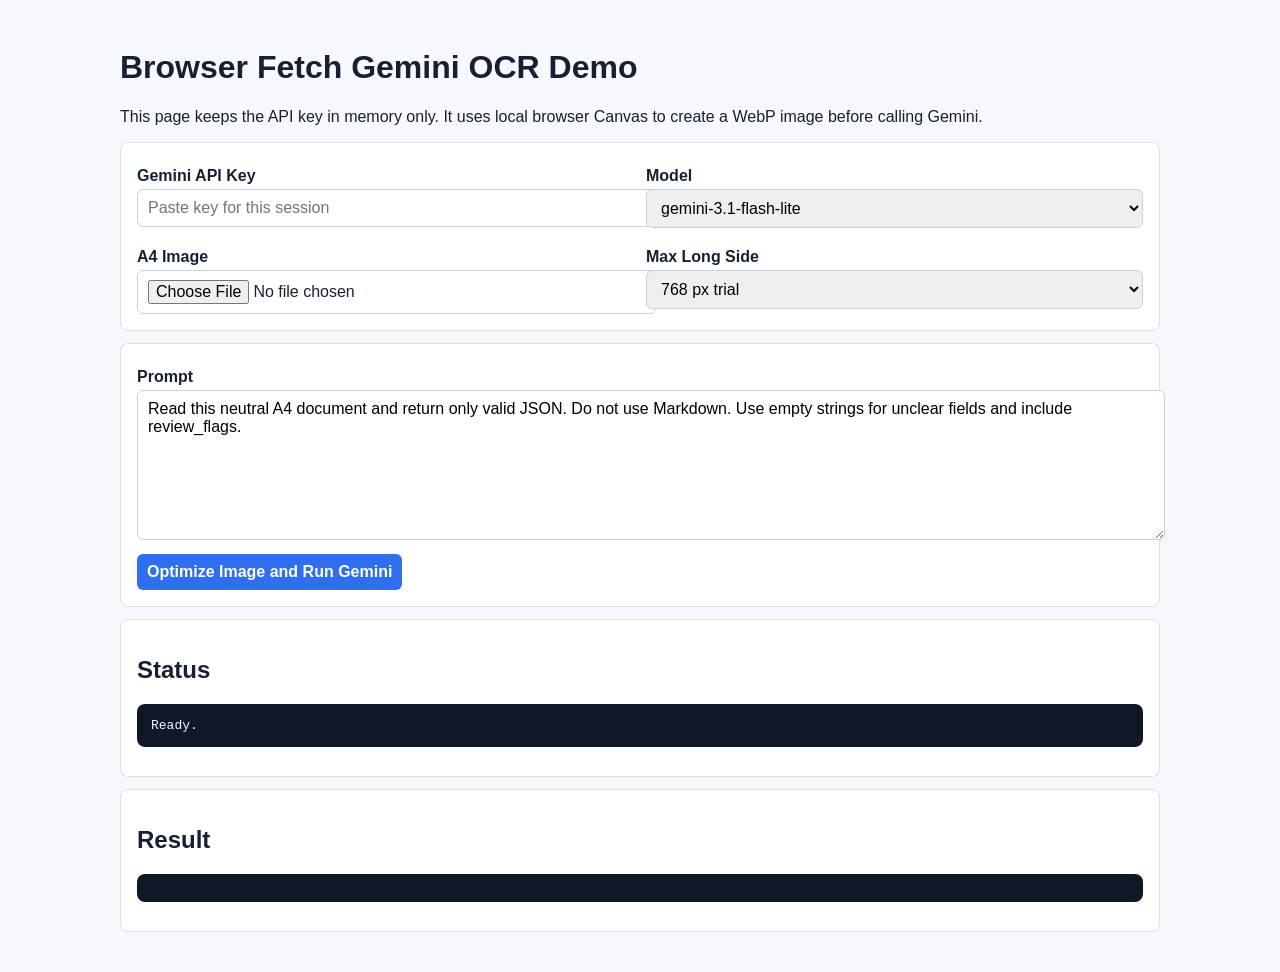
<file: reference/gemini35-ocr/examples/browser-fetch/index.html>
<!doctype html>
<html lang="zh-Hant">
<head>
  <meta charset="utf-8">
  <meta name="viewport" content="width=device-width, initial-scale=1">
  <title>Browser Fetch Gemini OCR Demo</title>
  <style>
    body {
      margin: 0;
      font-family: -apple-system, BlinkMacSystemFont, "Segoe UI", "Noto Sans TC", Arial, sans-serif;
      color: #172033;
      background: #f6f8fb;
    }
    main {
      width: min(1040px, calc(100% - 28px));
      margin: 0 auto;
      padding: 28px 0;
    }
    .panel {
      background: #fff;
      border: 1px solid #d9e1ea;
      border-radius: 8px;
      padding: 16px;
      margin: 12px 0;
    }
    label { display: block; font-weight: 700; margin: 8px 0 4px; }
    input, select, textarea, button {
      font: inherit;
      border: 1px solid #c8d2df;
      border-radius: 6px;
      padding: 9px 10px;
    }
    input, select, textarea { width: 100%; }
    textarea { min-height: 130px; }
    button {
      background: #2f6fed;
      color: white;
      border: 0;
      font-weight: 700;
      cursor: pointer;
      margin-top: 10px;
    }
    pre {
      white-space: pre-wrap;
      background: #101827;
      color: #eef4ff;
      padding: 14px;
      border-radius: 8px;
      overflow: auto;
    }
    .grid {
      display: grid;
      grid-template-columns: 1fr 1fr;
      gap: 12px;
    }
    @media (max-width: 760px) {
      .grid { grid-template-columns: 1fr; }
    }
  </style>
</head>
<body>
  <main>
    <h1>Browser Fetch Gemini OCR Demo</h1>
    <p>This page keeps the API key in memory only. It uses local browser Canvas to create a WebP image before calling Gemini.</p>

    <section class="panel grid">
      <div>
        <label for="apiKey">Gemini API Key</label>
        <input id="apiKey" type="password" autocomplete="off" placeholder="Paste key for this session">
      </div>
      <div>
        <label for="model">Model</label>
        <select id="model">
          <option value="gemini-3.1-flash-lite">gemini-3.1-flash-lite</option>
          <option value="gemini-3.5-flash">gemini-3.5-flash</option>
          <option value="gemini-2.5-flash">gemini-2.5-flash</option>
          <option value="gemini-2.5-flash-lite">gemini-2.5-flash-lite</option>
        </select>
      </div>
      <div>
        <label for="imageFile">A4 Image</label>
        <input id="imageFile" type="file" accept="image/*">
      </div>
      <div>
        <label for="longSide">Max Long Side</label>
        <select id="longSide">
          <option value="768">768 px trial</option>
          <option value="1280">1280 px balanced</option>
          <option value="1600">1600 px detail</option>
        </select>
      </div>
    </section>

    <section class="panel">
      <label for="prompt">Prompt</label>
      <textarea id="prompt">Read this neutral A4 document and return only valid JSON. Do not use Markdown. Use empty strings for unclear fields and include review_flags.</textarea>
      <button id="runBtn" type="button">Optimize Image and Run Gemini</button>
    </section>

    <section class="panel">
      <h2>Status</h2>
      <pre id="status">Ready.</pre>
    </section>

    <section class="panel">
      <h2>Result</h2>
      <pre id="result"></pre>
    </section>
  </main>

  <script>
    const $ = (id) => document.getElementById(id);

    function canvasToBlob(canvas, type, quality) {
      return new Promise((resolve, reject) => {
        canvas.toBlob((blob) => blob ? resolve(blob) : reject(new Error("canvas.toBlob failed")), type, quality);
      });
    }

    async function optimizeImage(file, maxLongSide) {
      const bitmap = await createImageBitmap(file);
      const longSide = Math.max(bitmap.width, bitmap.height);
      const scale = longSide > maxLongSide ? maxLongSide / longSide : 1;
      const canvas = document.createElement("canvas");
      canvas.width = Math.max(1, Math.round(bitmap.width * scale));
      canvas.height = Math.max(1, Math.round(bitmap.height * scale));
      const ctx = canvas.getContext("2d");
      ctx.fillStyle = "#fff";
      ctx.fillRect(0, 0, canvas.width, canvas.height);
      ctx.imageSmoothingEnabled = true;
      ctx.imageSmoothingQuality = "high";
      ctx.drawImage(bitmap, 0, 0, canvas.width, canvas.height);
      if (typeof bitmap.close === "function") bitmap.close();
      const blob = await canvasToBlob(canvas, "image/webp", 0.85);
      const base64 = await new Promise((resolve, reject) => {
        const reader = new FileReader();
        reader.onload = () => resolve(String(reader.result).split(",")[1] || "");
        reader.onerror = reject;
        reader.readAsDataURL(blob);
      });
      return {
        base64,
        mimeType: "image/webp",
        width: canvas.width,
        height: canvas.height,
        size: blob.size,
        scale,
      };
    }

    async function runGemini() {
      const apiKey = $("apiKey").value.trim();
      const file = $("imageFile").files[0];
      const model = $("model").value;
      const prompt = $("prompt").value.trim();
      const maxLongSide = Number($("longSide").value || 768);
      if (!apiKey) throw new Error("Missing API key.");
      if (!file) throw new Error("Choose an image first.");

      $("status").textContent = "Optimizing image locally...";
      const image = await optimizeImage(file, maxLongSide);
      $("status").textContent = JSON.stringify({
        source: { name: file.name, type: file.type, size: file.size },
        sent: image,
      }, null, 2);

      const response = await fetch(`https://generativelanguage.googleapis.com/v1beta/models/${encodeURIComponent(model)}:generateContent`, {
        method: "POST",
        headers: {
          "Content-Type": "application/json",
          "x-goog-api-key": apiKey,
        },
        body: JSON.stringify({
          contents: [{
            parts: [
              {
                inline_data: {
                  mime_type: image.mimeType,
                  data: image.base64,
                },
              },
              { text: prompt },
            ],
          }],
          generationConfig: {
            responseMimeType: "application/json",
            temperature: 0,
          },
        }),
      });

      const text = await response.text();
      if (!response.ok) throw new Error(text);
      $("result").textContent = text;
    }

    $("runBtn").addEventListener("click", () => {
      $("result").textContent = "";
      runGemini().catch((err) => {
        $("result").textContent = String(err.message || err);
      });
    });
  </script>
</body>
</html>
</file>
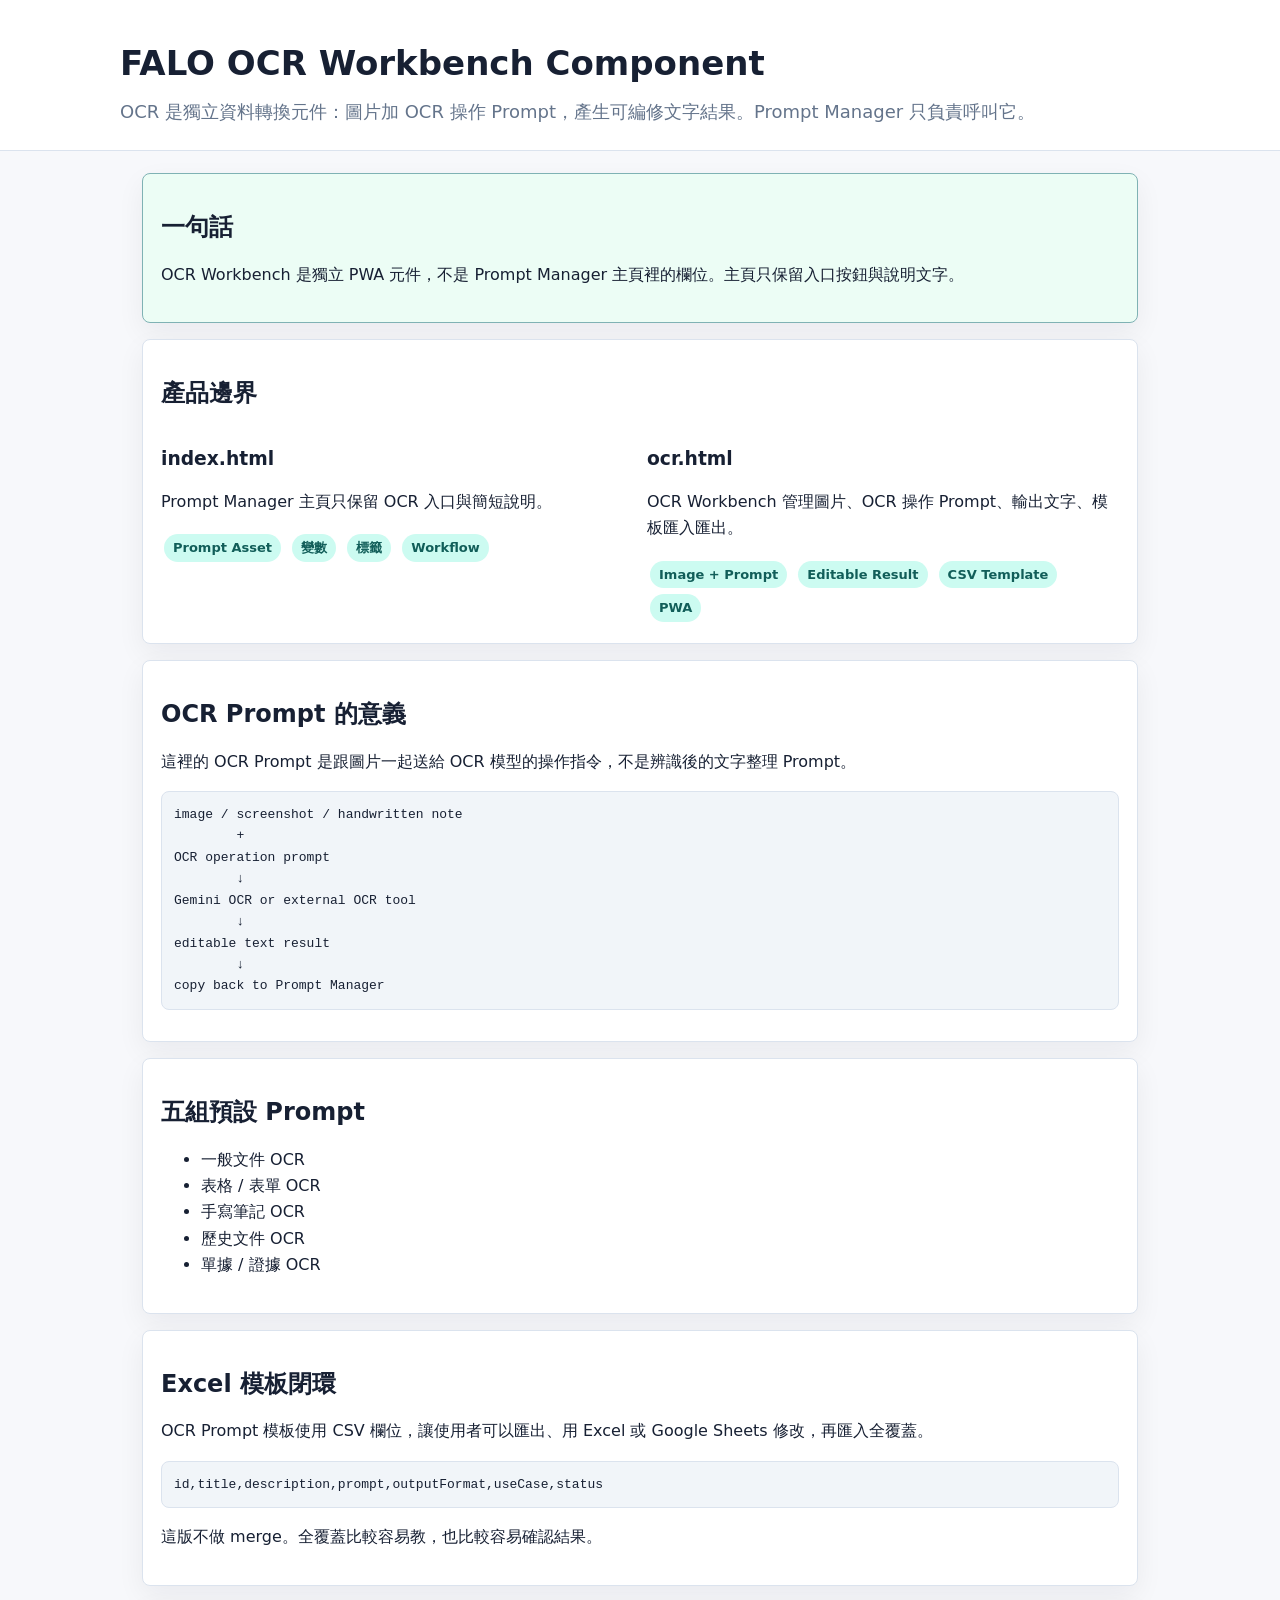
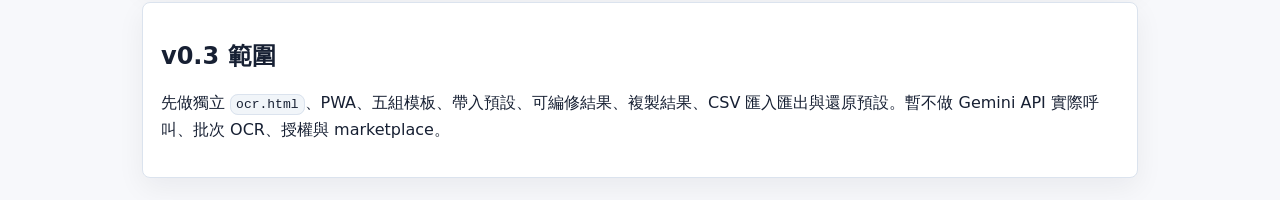
<file: reference/07_ocr_workbench_component.html>
<!doctype html>
<html lang="zh-Hant">
<head>
  <meta charset="utf-8">
  <meta name="viewport" content="width=device-width, initial-scale=1">
  <title>FALO OCR Workbench Component</title>
  <style>
    :root {
      --bg: #f7f8fb;
      --panel: #ffffff;
      --line: #dbe3ee;
      --text: #172033;
      --muted: #64748b;
      --accent: #0f766e;
      --soft: #ecfdf5;
      --warn: #f59e0b;
    }
    * { box-sizing: border-box; }
    body {
      margin: 0;
      background: var(--bg);
      color: var(--text);
      font-family: system-ui, -apple-system, BlinkMacSystemFont, "Segoe UI", "Noto Sans TC", sans-serif;
      line-height: 1.65;
    }
    header {
      padding: 42px 22px 24px;
      background: var(--panel);
      border-bottom: 1px solid var(--line);
    }
    main {
      max-width: 1040px;
      margin: 0 auto;
      padding: 22px;
      display: grid;
      gap: 16px;
    }
    h1, h2, h3 { line-height: 1.25; }
    h1 { max-width: 1040px; margin: 0 auto; font-size: 34px; }
    .subtitle { max-width: 1040px; margin: 12px auto 0; color: var(--muted); font-size: 18px; }
    section {
      background: var(--panel);
      border: 1px solid var(--line);
      border-radius: 8px;
      padding: 18px;
      box-shadow: 0 10px 28px rgba(15, 23, 42, 0.06);
    }
    .callout {
      border-color: color-mix(in srgb, var(--accent) 45%, var(--line));
      background: var(--soft);
    }
    code, pre {
      background: #f1f5f9;
      border: 1px solid var(--line);
      border-radius: 8px;
    }
    code { padding: 2px 5px; }
    pre { padding: 12px; overflow: auto; }
    ul { margin-top: 8px; }
    .grid {
      display: grid;
      grid-template-columns: repeat(2, minmax(0, 1fr));
      gap: 14px;
    }
    .tag {
      display: inline-block;
      border-radius: 999px;
      background: #ccfbf1;
      color: #115e59;
      padding: 3px 9px;
      margin: 3px;
      font-weight: 800;
      font-size: 13px;
    }
    @media (max-width: 760px) {
      .grid { grid-template-columns: 1fr; }
      h1 { font-size: 28px; }
    }
  </style>
</head>
<body>
  <header>
    <h1>FALO OCR Workbench Component</h1>
    <p class="subtitle">OCR 是獨立資料轉換元件：圖片加 OCR 操作 Prompt，產生可編修文字結果。Prompt Manager 只負責呼叫它。</p>
  </header>
  <main>
    <section class="callout">
      <h2>一句話</h2>
      <p>OCR Workbench 是獨立 PWA 元件，不是 Prompt Manager 主頁裡的欄位。主頁只保留入口按鈕與說明文字。</p>
    </section>

    <section>
      <h2>產品邊界</h2>
      <div class="grid">
        <div>
          <h3>index.html</h3>
          <p>Prompt Manager 主頁只保留 OCR 入口與簡短說明。</p>
          <span class="tag">Prompt Asset</span>
          <span class="tag">變數</span>
          <span class="tag">標籤</span>
          <span class="tag">Workflow</span>
        </div>
        <div>
          <h3>ocr.html</h3>
          <p>OCR Workbench 管理圖片、OCR 操作 Prompt、輸出文字、模板匯入匯出。</p>
          <span class="tag">Image + Prompt</span>
          <span class="tag">Editable Result</span>
          <span class="tag">CSV Template</span>
          <span class="tag">PWA</span>
        </div>
      </div>
    </section>

    <section>
      <h2>OCR Prompt 的意義</h2>
      <p>這裡的 OCR Prompt 是跟圖片一起送給 OCR 模型的操作指令，不是辨識後的文字整理 Prompt。</p>
      <pre>image / screenshot / handwritten note
        +
OCR operation prompt
        ↓
Gemini OCR or external OCR tool
        ↓
editable text result
        ↓
copy back to Prompt Manager</pre>
    </section>

    <section>
      <h2>五組預設 Prompt</h2>
      <ul>
        <li>一般文件 OCR</li>
        <li>表格 / 表單 OCR</li>
        <li>手寫筆記 OCR</li>
        <li>歷史文件 OCR</li>
        <li>單據 / 證據 OCR</li>
      </ul>
    </section>

    <section>
      <h2>Excel 模板閉環</h2>
      <p>OCR Prompt 模板使用 CSV 欄位，讓使用者可以匯出、用 Excel 或 Google Sheets 修改，再匯入全覆蓋。</p>
      <pre>id,title,description,prompt,outputFormat,useCase,status</pre>
      <p>這版不做 merge。全覆蓋比較容易教，也比較容易確認結果。</p>
    </section>

    <section>
      <h2>v0.3 範圍</h2>
      <p>先做獨立 <code>ocr.html</code>、PWA、五組模板、帶入預設、可編修結果、複製結果、CSV 匯入匯出與還原預設。暫不做 Gemini API 實際呼叫、批次 OCR、授權與 marketplace。</p>
    </section>
  </main>
</body>
</html>
</file>
<file: style.css>
/* Copyright (c) FALO/TAAT x Force Cheng 2026/6/2. All rights reserved. */
@import url('https://fonts.googleapis.com/css2?family=Outfit:wght@300;400;500;600;700;800;900&family=Noto+Sans+TC:wght@300;400;500;700;900&display=swap');

:root {
  --bg: #060913;
  --bg-gradient: radial-gradient(circle at 50% 0%, #111a2e 0%, #060913 100%);
  --panel-bg: rgba(13, 20, 38, 0.65);
  --panel-hover: rgba(19, 29, 54, 0.85);
  --border-color: rgba(255, 255, 255, 0.07);
  --border-hover: rgba(6, 182, 212, 0.25);
  
  --text-primary: #f8fafc;
  --text-secondary: #cbd5e1;
  --text-muted: #64748b;
  
  --primary: #5850ec;
  --primary-light: #818cf8;
  --primary-glow: rgba(88, 80, 236, 0.25);
  
  --cyan: #06b6d4;
  --cyan-glow: rgba(6, 182, 212, 0.25);
  
  --emerald: #10b981;
  --emerald-glow: rgba(16, 185, 129, 0.2);
  
  --purple: #8b5cf6;
  --purple-glow: rgba(139, 92, 246, 0.2);
  
  --rose: #f43f5e;
  --rose-glow: rgba(244, 63, 94, 0.2);
  
  --amber: #f59e0b;
  --amber-glow: rgba(245, 158, 11, 0.2);
  
  --font-sans: 'Outfit', 'Noto Sans TC', system-ui, -apple-system, BlinkMacSystemFont, "Segoe UI", Roboto, sans-serif;
  --transition-smooth: all 0.3s cubic-bezier(0.25, 0.8, 0.25, 1);
  --shadow-premium: 0 10px 40px -10px rgba(0, 0, 0, 0.5), inset 0 1px 0 rgba(255, 255, 255, 0.05);
}

/* Light Theme Variables */
body.light-theme {
  --bg: #f8fafc;
  --bg-gradient: radial-gradient(circle at 50% 0%, #e2e8f0 0%, #f8fafc 100%);
  --panel-bg: rgba(255, 255, 255, 0.85);
  --panel-hover: rgba(255, 255, 255, 0.98);
  --border-color: rgba(15, 23, 42, 0.08);
  --border-hover: rgba(88, 80, 236, 0.3);
  
  --text-primary: #0f172a;
  --text-secondary: #334155;
  --text-muted: #64748b;
  
  --primary-glow: rgba(88, 80, 236, 0.1);
  --cyan-glow: rgba(6, 182, 212, 0.1);
  --emerald-glow: rgba(16, 185, 129, 0.1);
  --purple-glow: rgba(139, 92, 246, 0.1);
  --rose-glow: rgba(244, 63, 94, 0.1);
  --amber-glow: rgba(245, 158, 11, 0.1);
  
  --shadow-premium: 0 10px 30px -10px rgba(15, 23, 42, 0.08), inset 0 1px 0 rgba(255, 255, 255, 0.6);
}

* {
  box-sizing: border-box;
  margin: 0;
  padding: 0;
}

body {
  background: var(--bg);
  background-image: var(--bg-gradient);
  color: var(--text-primary);
  font-family: var(--font-sans);
  line-height: 1.6;
  overflow-x: hidden;
  min-height: 100vh;
  transition: background 0.5s ease, color 0.3s ease;
  position: relative;
}

/* Ambient lights background (Dark mode only) */
body:not(.light-theme)::before {
  content: "";
  position: absolute;
  top: 10%;
  left: 25%;
  width: 400px;
  height: 400px;
  background: radial-gradient(circle, rgba(6, 182, 212, 0.08) 0%, rgba(0,0,0,0) 70%);
  z-index: -1;
  pointer-events: none;
  filter: blur(40px);
}

body:not(.light-theme)::after {
  content: "";
  position: absolute;
  bottom: 10%;
  right: 15%;
  width: 500px;
  height: 500px;
  background: radial-gradient(circle, rgba(139, 92, 246, 0.06) 0%, rgba(0,0,0,0) 70%);
  z-index: -1;
  pointer-events: none;
  filter: blur(40px);
}

/* Scrollbar styling */
::-webkit-scrollbar {
  width: 8px;
  height: 8px;
}
::-webkit-scrollbar-track {
  background: rgba(0, 0, 0, 0.02);
}
body:not(.light-theme) ::-webkit-scrollbar-thumb {
  background: rgba(255, 255, 255, 0.1);
  border-radius: 99px;
  border: 2px solid #060913;
}
body.light-theme ::-webkit-scrollbar-thumb {
  background: rgba(0, 0, 0, 0.15);
  border-radius: 99px;
  border: 2px solid #f8fafc;
}
::-webkit-scrollbar-thumb:hover {
  background: var(--cyan);
}

/* App Container and Layout */
.app-container {
  display: flex;
  min-height: 100vh;
}

/* Sidebar Navigation */
.sidebar {
  width: 290px;
  background: rgba(8, 12, 26, 0.95);
  border-right: 1px solid var(--border-color);
  display: flex;
  flex-direction: column;
  flex-shrink: 0;
  position: sticky;
  top: 0;
  height: 100vh;
  z-index: 100;
  padding: 30px 20px;
  backdrop-filter: blur(20px);
  transition: var(--transition-smooth);
}

body.light-theme .sidebar {
  background: rgba(241, 245, 249, 0.95);
}

.brand {
  display: flex;
  align-items: center;
  gap: 14px;
  margin-bottom: 35px;
  padding-bottom: 24px;
  border-bottom: 1px solid var(--border-color);
}

.brand-logo {
  width: 44px;
  height: 44px;
  background: linear-gradient(135deg, var(--cyan) 0%, var(--primary) 100%);
  border-radius: 12px;
  display: flex;
  align-items: center;
  justify-content: center;
  font-weight: 900;
  font-size: 20px;
  color: white;
  box-shadow: 0 4px 15px var(--cyan-glow);
  position: relative;
  overflow: hidden;
}

.brand-logo::after {
  content: "";
  position: absolute;
  top: -50%;
  left: -50%;
  width: 200%;
  height: 200%;
  background: linear-gradient(45deg, transparent 45%, rgba(255,255,255,0.3) 50%, transparent 55%);
  animation: shine 4s infinite linear;
}

@keyframes shine {
  0% { transform: translate(-30%, -30%); }
  100% { transform: translate(30%, 30%); }
}

.brand-info h1 {
  font-size: 17px;
  font-weight: 800;
  letter-spacing: 0.5px;
  background: linear-gradient(to right, #ffffff, #94a3b8);
  -webkit-background-clip: text;
  -webkit-text-fill-color: transparent;
}

body.light-theme .brand-info h1 {
  background: linear-gradient(to right, #0f172a, #475569);
  -webkit-background-clip: text;
  -webkit-text-fill-color: transparent;
}

.brand-info span {
  font-size: 11px;
  color: var(--cyan);
  font-weight: 700;
  text-transform: uppercase;
  letter-spacing: 1.5px;
}

.nav-menu {
  list-style: none;
  display: flex;
  flex-direction: column;
  gap: 6px;
  flex-grow: 1;
}

.nav-item {
  width: 100%;
}

.nav-link {
  display: flex;
  align-items: center;
  gap: 14px;
  padding: 14px 16px;
  color: var(--text-secondary);
  text-decoration: none;
  border-radius: 10px;
  font-size: 14px;
  font-weight: 600;
  transition: var(--transition-smooth);
  cursor: pointer;
  border: 1px solid transparent;
  position: relative;
}

.nav-link:hover {
  background: rgba(255, 255, 255, 0.04);
  color: var(--text-primary);
  border-color: rgba(255, 255, 255, 0.02);
  transform: translateX(4px);
}

body.light-theme .nav-link:hover {
  background: rgba(15, 23, 42, 0.04);
}

.nav-item.active .nav-link {
  background: linear-gradient(90deg, rgba(88, 80, 236, 0.15) 0%, rgba(6, 182, 212, 0.04) 100%);
  color: var(--cyan);
  border-color: rgba(6, 182, 212, 0.2);
  box-shadow: 0 4px 20px rgba(0, 0, 0, 0.15);
  font-weight: 700;
}

body.light-theme .nav-item.active .nav-link {
  background: linear-gradient(90deg, rgba(88, 80, 236, 0.08) 0%, rgba(6, 182, 212, 0.02) 100%);
  border-color: rgba(88, 80, 236, 0.2);
  color: var(--primary);
  box-shadow: 0 4px 15px rgba(88, 80, 236, 0.05);
}

.nav-link::before {
  content: "";
  position: absolute;
  left: 0;
  top: 25%;
  height: 50%;
  width: 3px;
  background: var(--cyan);
  border-radius: 0 4px 4px 0;
  opacity: 0;
  transition: var(--transition-smooth);
}

.nav-item.active .nav-link::before {
  opacity: 1;
}

body.light-theme .nav-item.active .nav-link::before {
  background: var(--primary);
}

.nav-link-num {
  margin-left: auto;
  font-size: 10px;
  background: rgba(255, 255, 255, 0.06);
  padding: 2px 7px;
  border-radius: 6px;
  color: var(--text-muted);
  font-family: monospace;
}

body.light-theme .nav-link-num {
  background: rgba(0, 0, 0, 0.05);
}

.nav-item.active .nav-link-num {
  background: rgba(6, 182, 212, 0.12);
  color: var(--cyan);
}

body.light-theme .nav-item.active .nav-link-num {
  background: rgba(88, 80, 236, 0.1);
  color: var(--primary);
}

.sidebar-footer {
  margin-top: auto;
  padding-top: 20px;
  border-top: 1px solid var(--border-color);
  font-size: 11px;
  color: var(--text-muted);
  display: flex;
  flex-direction: column;
  gap: 5px;
}

/* Theme Toggle Button Styling */
#theme-toggle {
  transition: var(--transition-smooth);
  outline: none;
  font-weight: 700;
  border-radius: 10px;
  height: 40px;
  display: flex;
  align-items: center;
  justify-content: center;
  cursor: pointer;
  box-shadow: inset 0 1px 0 rgba(255, 255, 255, 0.05);
}

#theme-toggle:hover {
  transform: translateY(-2px);
  background: rgba(255, 255, 255, 0.07);
}

body.light-theme #theme-toggle:hover {
  background: rgba(0, 0, 0, 0.05);
  box-shadow: inset 0 1px 0 rgba(0, 0, 0, 0.05);
}

/* Main Content Layout */
.main-content {
  flex-grow: 1;
  padding: 45px 50px;
  max-width: calc(100% - 290px);
  overflow-y: auto;
}

.content-section {
  display: none;
  max-width: 1040px;
  margin-left: 0;
  margin-right: auto;
  animation: slideUpFade 0.5s cubic-bezier(0.16, 1, 0.3, 1) forwards;
}

.content-section.active {
  display: block;
}

@keyframes slideUpFade {
  from { opacity: 0; transform: translateY(18px); }
  to { opacity: 1; transform: translateY(0); }
}

/* UI Headers */
.header-wrapper {
  margin-bottom: 35px;
}

.section-tag {
  display: inline-block;
  font-size: 11px;
  color: var(--cyan);
  font-weight: 800;
  text-transform: uppercase;
  letter-spacing: 2px;
  margin-bottom: 8px;
  background: rgba(6, 182, 212, 0.1);
  padding: 3px 10px;
  border-radius: 99px;
  border: 1px solid rgba(6, 182, 212, 0.15);
}

body.light-theme .section-tag {
  color: var(--primary);
  background: rgba(88, 80, 236, 0.07);
  border-color: rgba(88, 80, 236, 0.12);
}

.section-title {
  font-size: 34px;
  font-weight: 900;
  letter-spacing: -0.8px;
  background: linear-gradient(135deg, #ffffff 0%, #cbd5e1 100%);
  -webkit-background-clip: text;
  -webkit-text-fill-color: transparent;
  margin-bottom: 12px;
}

body.light-theme .section-title {
  background: linear-gradient(135deg, #0f172a 0%, #475569 100%);
  -webkit-background-clip: text;
  -webkit-text-fill-color: transparent;
}

.section-desc {
  color: var(--text-secondary);
  font-size: 16px;
  font-weight: 500;
  max-width: 820px;
  line-height: 1.7;
}

/* Bento glass cards */
.glass-card {
  background: var(--panel-bg);
  border: 1px solid var(--border-color);
  border-radius: 20px;
  padding: 28px;
  box-shadow: var(--shadow-premium);
  backdrop-filter: blur(18px);
  -webkit-backdrop-filter: blur(18px);
  transition: var(--transition-smooth);
}

.glass-card:hover {
  border-color: var(--border-hover);
  background: var(--panel-hover);
  transform: translateY(-4px);
  box-shadow: 0 20px 45px -12px rgba(0, 0, 0, 0.6), var(--shadow-premium);
}

body.light-theme .glass-card:hover {
  box-shadow: 0 15px 35px -12px rgba(15, 23, 42, 0.12), var(--shadow-premium);
}

/* Page 1: Project Positioning */
.positioning-grid {
  display: grid;
  grid-template-columns: 1.8fr 1.2fr;
  gap: 28px;
}

.main-column {
  display: flex;
  flex-direction: column;
  gap: 28px;
}

.positioning-hero {
  background: linear-gradient(135deg, rgba(88, 80, 236, 0.12) 0%, rgba(6, 182, 212, 0.12) 100%);
  border-left: 5px solid var(--cyan);
}

body.light-theme .positioning-hero {
  background: linear-gradient(135deg, rgba(88, 80, 236, 0.05) 0%, rgba(6, 182, 212, 0.05) 100%);
  border-left-color: var(--primary);
}

.positioning-hero h3 {
  font-size: 21px;
  font-weight: 800;
  margin-bottom: 14px;
  color: var(--cyan);
}

body.light-theme .positioning-hero h3 {
  color: var(--primary);
}

.positioning-hero p {
  color: var(--text-secondary);
  font-size: 15px;
  line-height: 1.8;
}

.card-title-row {
  display: flex;
  align-items: center;
  gap: 14px;
  margin-bottom: 24px;
  border-bottom: 1px solid var(--border-color);
  padding-bottom: 16px;
}

.card-title-row h3 {
  font-size: 19px;
  font-weight: 800;
  letter-spacing: -0.3px;
}

.card-icon {
  width: 36px;
  height: 36px;
  border-radius: 10px;
  background: rgba(255, 255, 255, 0.05);
  display: flex;
  align-items: center;
  justify-content: center;
  color: var(--cyan);
  font-size: 16px;
  border: 1px solid rgba(255,255,255,0.03);
}

body.light-theme .card-icon {
  background: rgba(0,0,0,0.04);
  color: var(--primary);
  border: 1px solid rgba(0,0,0,0.02);
}

.feature-list {
  display: grid;
  grid-template-columns: repeat(2, 1fr);
  gap: 20px;
}

.feature-item {
  background: rgba(255, 255, 255, 0.015);
  border: 1px solid rgba(255, 255, 255, 0.03);
  padding: 20px;
  border-radius: 14px;
  transition: var(--transition-smooth);
}

body.light-theme .feature-item {
  background: rgba(0, 0, 0, 0.01);
  border-color: rgba(0, 0, 0, 0.03);
}

.feature-item:hover {
  background: rgba(255, 255, 255, 0.04);
  transform: translateY(-3px);
  border-color: rgba(6, 182, 212, 0.2);
}

body.light-theme .feature-item:hover {
  background: rgba(0, 0, 0, 0.02);
  border-color: rgba(88, 80, 236, 0.2);
}

.feature-item h4 {
  font-size: 15px;
  font-weight: 800;
  margin-bottom: 8px;
  color: var(--cyan);
  display: flex;
  align-items: center;
  gap: 8px;
}

body.light-theme .feature-item h4 {
  color: var(--primary);
}

.feature-item p {
  font-size: 13px;
  color: var(--text-secondary);
  line-height: 1.6;
}

/* Premium Tables */
.position-table {
  width: 100%;
  border-collapse: separate;
  border-spacing: 0;
  margin-top: 18px;
}

.position-table th, .position-table td {
  padding: 16px;
  text-align: left;
  border-bottom: 1px solid var(--border-color);
  font-size: 14px;
}

.position-table th {
  color: var(--text-muted);
  font-weight: 700;
  text-transform: uppercase;
  font-size: 11px;
  letter-spacing: 1px;
  background: rgba(0, 0, 0, 0.15);
}

body.light-theme .position-table th {
  background: rgba(0, 0, 0, 0.02);
}

.position-table tr:first-child th:first-child { border-top-left-radius: 8px; }
.position-table tr:first-child th:last-child { border-top-right-radius: 8px; }

.position-table td {
  color: var(--text-secondary);
}

.position-table tr:hover td {
  background: rgba(255, 255, 255, 0.02);
}

body.light-theme .position-table tr:hover td {
  background: rgba(0, 0, 0, 0.01);
}

.position-table td strong {
  color: var(--cyan);
}

body.light-theme .position-table td strong {
  color: var(--primary);
}

/* Sidebar Column & Stats Widget */
.sidebar-column {
  display: flex;
  flex-direction: column;
  gap: 28px;
}

.stat-card {
  display: flex;
  flex-direction: column;
  gap: 18px;
}

.stat-item {
  display: flex;
  justify-content: space-between;
  align-items: center;
  padding: 16px;
  background: rgba(255, 255, 255, 0.02);
  border: 1px solid var(--border-color);
  border-radius: 12px;
  font-size: 14px;
}

body.light-theme .stat-item {
  background: rgba(0, 0, 0, 0.01);
}

.stat-label {
  color: var(--text-muted);
  font-weight: 600;
}

.stat-value {
  font-weight: 800;
  color: var(--text-primary);
}

.stat-value.highlight {
  color: var(--emerald);
  text-shadow: 0 0 10px rgba(16, 185, 129, 0.2);
}

/* Page 2: Concept Diagram Custom Mockup Container */
.diagram-container {
  display: flex;
  justify-content: center;
  align-items: center;
  padding: 35px;
  background: #090e1a;
  border-radius: 20px;
  border: 1px solid var(--border-color);
  overflow: auto;
  box-shadow: inset 0 2px 8px rgba(0,0,0,0.8);
}

body.light-theme .diagram-container {
  background: #f1f5f9;
  box-shadow: inset 0 2px 5px rgba(0,0,0,0.05);
}

.flow-svg {
  width: 100%;
  max-width: 900px;
  height: auto;
}

.flow-node {
  fill: #0f182e;
  stroke: var(--border-color);
  stroke-width: 1.5;
  transition: var(--transition-smooth);
}

body.light-theme .flow-node {
  fill: #ffffff;
  stroke: rgba(0,0,0,0.08);
}

.flow-node:hover {
  stroke: var(--cyan);
  fill: #14203e;
  filter: drop-shadow(0 0 12px var(--cyan-glow));
}

body.light-theme .flow-node:hover {
  stroke: var(--primary);
  fill: #fafafa;
}

.flow-node.active {
  stroke: var(--primary);
  fill: rgba(88, 80, 236, 0.15);
  filter: drop-shadow(0 0 15px var(--primary-glow));
}

body.light-theme .flow-node.active {
  stroke: var(--primary);
  fill: rgba(88, 80, 236, 0.05);
}

.flow-text {
  fill: var(--text-primary);
  font-family: var(--font-sans);
  font-size: 13px;
  font-weight: 800;
}

.flow-subtext {
  fill: var(--text-muted);
  font-family: var(--font-sans);
  font-size: 10px;
  font-weight: 600;
}

.flow-link {
  stroke: rgba(255, 255, 255, 0.1);
  stroke-width: 2;
  fill: none;
  stroke-dasharray: 6, 6;
  animation: flowMotion 20s linear infinite;
}

.flow-link.active {
  stroke: var(--cyan);
  stroke-width: 3;
  animation: flowMotionFast 10s linear infinite;
}

@keyframes flowMotion {
  to { stroke-dashoffset: -300; }
}

@keyframes flowMotionFast {
  to { stroke-dashoffset: -300; }
}

/* Beautiful Device Mockup Frame for PNG Infographic */
.infographic-device {
  background: #0e1526;
  border: 1px solid var(--border-color);
  border-radius: 20px;
  box-shadow: 0 30px 60px -15px rgba(0,0,0,0.8);
  overflow: hidden;
  position: relative;
  transition: var(--transition-smooth);
}

body.light-theme .infographic-device {
  background: #ffffff;
  box-shadow: 0 20px 40px -15px rgba(0,0,0,0.1);
}

.infographic-device-bar {
  height: 40px;
  background: rgba(0,0,0,0.2);
  border-bottom: 1px solid var(--border-color);
  display: flex;
  align-items: center;
  padding: 0 20px;
  gap: 8px;
}

.device-dot {
  width: 10px;
  height: 10px;
  border-radius: 50%;
  background: rgba(255, 255, 255, 0.15);
}
.device-dot.red { background: #f43f5e; }
.device-dot.yellow { background: #f59e0b; }
.device-dot.green { background: #10b981; }

.infographic-zoom-overlay {
  position: absolute;
  top: 50%;
  left: 50%;
  transform: translate(-50%, -50%) scale(0.9);
  background: rgba(8, 12, 26, 0.9);
  border: 1px solid var(--cyan);
  border-radius: 50px;
  padding: 12px 24px;
  font-size: 13px;
  font-weight: 700;
  color: var(--cyan);
  display: flex;
  align-items: center;
  gap: 8px;
  opacity: 0;
  transition: var(--transition-smooth);
  pointer-events: none;
  box-shadow: 0 0 20px var(--cyan-glow);
}

.infographic-image-wrapper:hover .infographic-zoom-overlay {
  opacity: 1;
  transform: translate(-50%, -50%) scale(1);
}

/* Page 3: Apple Style presentation slide deck */
.slide-deck {
  max-width: 820px;
  margin-left: 0;
  margin-right: auto;
  border-radius: 24px;
  overflow: hidden;
  box-shadow: var(--shadow-premium);
  border: 1px solid var(--border-color);
  background: linear-gradient(180deg, #111827 0%, #030712 100%);
}

body.light-theme .slide-deck {
  background: linear-gradient(180deg, #ffffff 0%, #f1f5f9 100%);
}

.slide-content-container {
  height: 440px;
  display: flex;
  flex-direction: column;
  justify-content: center;
  align-items: center;
  text-align: center;
  padding: 50px;
  position: relative;
  overflow: hidden;
  transition: var(--transition-smooth);
}

.slide-graphic {
  font-size: 72px;
  margin-bottom: 30px;
  animation: floatNode 4s ease-in-out infinite;
  text-shadow: 0 0 30px rgba(6, 182, 212, 0.3);
}

@keyframes floatNode {
  0%, 100% { transform: translateY(0px) rotate(0deg); }
  50% { transform: translateY(-12px) rotate(3deg); }
}

.slide-text h3 {
  font-size: 26px;
  font-weight: 800;
  margin-bottom: 18px;
  letter-spacing: -0.5px;
  background: linear-gradient(to right, #ffffff, var(--cyan));
  -webkit-background-clip: text;
  -webkit-text-fill-color: transparent;
}

body.light-theme .slide-text h3 {
  background: linear-gradient(to right, #0f172a, var(--primary));
  -webkit-background-clip: text;
  -webkit-text-fill-color: transparent;
}

.slide-text p {
  color: var(--text-secondary);
  font-size: 16px;
  max-width: 620px;
  margin: 0 auto;
  line-height: 1.85;
}

.slide-controls {
  display: flex;
  justify-content: space-between;
  align-items: center;
  padding: 24px 35px;
  background: rgba(0, 0, 0, 0.2);
  border-top: 1px solid var(--border-color);
}

body.light-theme .slide-controls {
  background: rgba(0, 0, 0, 0.02);
}

.slide-btn {
  background: rgba(255, 255, 255, 0.05);
  border: 1px solid var(--border-color);
  color: var(--text-primary);
  padding: 12px 24px;
  border-radius: 10px;
  cursor: pointer;
  transition: var(--transition-smooth);
  font-weight: 700;
  font-size: 13px;
  display: flex;
  align-items: center;
  gap: 8px;
  box-shadow: inset 0 1px 0 rgba(255,255,255,0.05);
}

body.light-theme .slide-btn {
  background: #ffffff;
  color: var(--text-primary);
  box-shadow: 0 2px 4px rgba(0,0,0,0.05);
}

.slide-btn:hover:not(:disabled) {
  background: var(--cyan);
  color: #060913;
  border-color: var(--cyan);
  box-shadow: 0 0 15px var(--cyan-glow);
}

body.light-theme .slide-btn:hover:not(:disabled) {
  background: var(--primary);
  color: white;
  border-color: var(--primary);
  box-shadow: 0 0 15px var(--primary-glow);
}

.slide-btn:disabled {
  opacity: 0.25;
  cursor: not-allowed;
  box-shadow: none;
}

.slide-progress-track {
  flex-grow: 1;
  max-width: 250px;
  height: 4px;
  background: rgba(255, 255, 255, 0.1);
  border-radius: 99px;
  margin: 0 24px;
  overflow: hidden;
  position: relative;
}

body.light-theme .slide-progress-track {
  background: rgba(0, 0, 0, 0.1);
}

.slide-progress-bar {
  position: absolute;
  top: 0;
  left: 0;
  height: 100%;
  width: 25%;
  background: var(--cyan);
  border-radius: 99px;
  transition: width 0.4s cubic-bezier(0.25, 0.8, 0.25, 1);
}

body.light-theme .slide-progress-bar {
  background: var(--primary);
}

/* Page 4: Governance Reconciler RETOOL-style tables */
.gov-grid {
  display: grid;
  grid-template-columns: 1fr 1fr;
  gap: 28px;
  margin-bottom: 28px;
}

.ledger-box {
  height: 400px;
  display: flex;
  flex-direction: column;
  overflow: hidden;
}

.ledger-header {
  display: flex;
  justify-content: space-between;
  align-items: center;
  margin-bottom: 16px;
}

.ledger-badge {
  font-size: 10px;
  padding: 3px 10px;
  border-radius: 99px;
  font-weight: 800;
  text-transform: uppercase;
  letter-spacing: 0.5px;
}

.ledger-badge.internal {
  background: rgba(88, 80, 236, 0.12);
  color: var(--primary-light);
  border: 1px solid rgba(88, 80, 236, 0.25);
}

.ledger-badge.external {
  background: rgba(6, 182, 212, 0.12);
  color: var(--cyan);
  border: 1px solid rgba(6, 182, 212, 0.25);
}

.ledger-table-wrapper {
  flex-grow: 1;
  overflow-y: auto;
  border: 1px solid var(--border-color);
  border-radius: 12px;
  background: rgba(0, 0, 0, 0.25);
  box-shadow: inset 0 2px 6px rgba(0,0,0,0.5);
}

body.light-theme .ledger-table-wrapper {
  background: #ffffff;
  box-shadow: inset 0 1px 3px rgba(0,0,0,0.02);
}

.ledger-table {
  width: 100%;
  border-collapse: separate;
  border-spacing: 0;
}

.ledger-table th, .ledger-table td {
  padding: 12px 14px;
  text-align: left;
  font-size: 12px;
  border-bottom: 1px solid rgba(255, 255, 255, 0.04);
}

body.light-theme .ledger-table th, body.light-theme .ledger-table td {
  border-bottom-color: rgba(0, 0, 0, 0.04);
}

.ledger-table th {
  background: rgba(0, 0, 0, 0.4);
  position: sticky;
  top: 0;
  color: var(--text-muted);
  font-weight: 700;
  z-index: 10;
  text-transform: uppercase;
  font-size: 10px;
  letter-spacing: 0.5px;
}

body.light-theme .ledger-table th {
  background: #f1f5f9;
  color: var(--text-muted);
}

.ledger-table td {
  color: var(--text-secondary);
  font-family: 'Outfit', monospace;
  font-weight: 500;
}

.status-badge {
  display: inline-flex;
  align-items: center;
  gap: 5px;
  padding: 2px 8px;
  border-radius: 6px;
  font-size: 10px;
  font-weight: 800;
  letter-spacing: 0.5px;
}

.status-badge::before {
  content: "";
  width: 5px;
  height: 5px;
  border-radius: 50%;
}

.status-badge.success { 
  background: rgba(16, 185, 129, 0.12); 
  color: var(--emerald); 
}
.status-badge.success::before {
  background: var(--emerald);
  box-shadow: 0 0 6px var(--emerald);
}

.status-badge.fail { 
  background: rgba(244, 63, 94, 0.12); 
  color: var(--rose); 
}
.status-badge.fail::before {
  background: var(--rose);
  box-shadow: 0 0 6px var(--rose);
}

.status-badge.timeout { 
  background: rgba(245, 158, 11, 0.12); 
  color: var(--amber); 
}
.status-badge.timeout::before {
  background: var(--amber);
  box-shadow: 0 0 6px var(--amber);
}

/* AI Cyber audit terminal log console */
.console-card {
  background: #03060f;
  border-color: rgba(255, 255, 255, 0.04);
  font-family: 'Courier New', Courier, monospace;
  position: relative;
  overflow: hidden;
  box-shadow: inset 0 0 20px rgba(0,0,0,0.8);
}

body.light-theme .console-card {
  background: #0f172a;
}

/* CRT Screen reflection overlay */
.console-card::before {
  content: " ";
  display: block;
  position: absolute;
  top: 0; left: 0; bottom: 0; right: 0;
  background: linear-gradient(rgba(18, 16, 16, 0) 50%, rgba(0, 0, 0, 0.25) 50%), linear-gradient(90deg, rgba(255, 0, 0, 0.06), rgba(0, 255, 0, 0.02), rgba(0, 0, 255, 0.06));
  z-index: 2;
  background-size: 100% 4px, 6px 100%;
  pointer-events: none;
}

.console-title {
  font-family: var(--font-sans);
  color: var(--cyan);
  font-size: 14px;
  font-weight: 800;
  margin-bottom: 14px;
  display: flex;
  align-items: center;
  gap: 8px;
}

.console-logs {
  height: 200px;
  overflow-y: auto;
  padding: 15px;
  background: rgba(0, 0, 0, 0.6);
  border-radius: 10px;
  border: 1px solid rgba(255, 255, 255, 0.02);
  display: flex;
  flex-direction: column;
  gap: 8px;
  position: relative;
}

.log-line {
  font-size: 12px;
  line-height: 1.5;
  letter-spacing: 0.5px;
}

.log-line.info { color: #8ba2c9; }
.log-line.success { color: var(--emerald); text-shadow: 0 0 5px rgba(16,185,129,0.5); }
.log-line.warn { color: var(--amber); text-shadow: 0 0 5px rgba(245,158,11,0.5); }
.log-line.error { color: var(--rose); text-shadow: 0 0 5px rgba(244,63,94,0.5); }

/* Custom Range Slider Widget */
.finops-grid {
  display: grid;
  grid-template-columns: 1.3fr 1fr;
  gap: 30px;
  margin-top: 28px;
}

.slider-container {
  margin-top: 24px;
  background: rgba(255, 255, 255, 0.01);
  padding: 15px;
  border-radius: 14px;
  border: 1px solid var(--border-color);
}

.slider-labels {
  display: flex;
  justify-content: space-between;
  font-size: 12px;
  font-weight: 800;
  margin-bottom: 12px;
  color: var(--text-secondary);
}

.slider-control {
  width: 100%;
  -webkit-appearance: none;
  appearance: none;
  height: 6px;
  border-radius: 99px;
  background: linear-gradient(to right, var(--purple) 0%, var(--cyan) 100%);
  outline: none;
  margin: 10px 0;
}

body.light-theme .slider-control {
  background: linear-gradient(to right, var(--purple) 0%, var(--primary) 100%);
}

.slider-control::-webkit-slider-thumb {
  -webkit-appearance: none;
  appearance: none;
  width: 22px;
  height: 22px;
  border-radius: 50%;
  background: #ffffff;
  cursor: pointer;
  box-shadow: 0 0 10px var(--cyan-glow), 0 2px 6px rgba(0,0,0,0.5);
  border: 4px solid var(--cyan);
  transition: var(--transition-smooth);
}

body.light-theme .slider-control::-webkit-slider-thumb {
  border-color: var(--primary);
  box-shadow: 0 0 10px var(--primary-glow), 0 2px 4px rgba(0,0,0,0.1);
}

.slider-control::-webkit-slider-thumb:hover {
  transform: scale(1.2);
  background: var(--text-primary);
}

.ratio-display {
  display: flex;
  justify-content: space-around;
  margin-top: 24px;
  text-align: center;
}

.ratio-box {
  background: rgba(255, 255, 255, 0.02);
  border: 1px solid var(--border-color);
  border-radius: 12px;
  padding: 14px;
  width: 46%;
  box-shadow: var(--shadow-premium);
}

body.light-theme .ratio-box {
  background: #ffffff;
}

.ratio-box .val {
  font-size: 26px;
  font-weight: 900;
  color: var(--cyan);
  letter-spacing: -0.5px;
}

body.light-theme .ratio-box .val {
  color: var(--primary);
}

.ratio-box .lbl {
  font-size: 11px;
  color: var(--text-muted);
  font-weight: 700;
  margin-top: 4px;
}

.saving-display {
  display: flex;
  flex-direction: column;
  justify-content: center;
  align-items: center;
  text-align: center;
  height: 100%;
  padding: 20px;
}

.saving-percent {
  font-size: 72px;
  font-weight: 900;
  background: linear-gradient(135deg, var(--emerald) 0%, var(--cyan) 100%);
  -webkit-background-clip: text;
  -webkit-text-fill-color: transparent;
  line-height: 1;
  letter-spacing: -2px;
  text-shadow: 0 4px 15px rgba(16, 185, 129, 0.15);
}

body.light-theme .saving-percent {
  background: linear-gradient(135deg, var(--emerald) 0%, var(--primary) 100%);
  -webkit-background-clip: text;
  -webkit-text-fill-color: transparent;
}

.saving-desc {
  color: var(--text-secondary);
  font-size: 14px;
  margin-top: 14px;
  line-height: 1.6;
}

/* Page 5: Business Model Canvas Grid styling */
.bmc-grid {
  display: grid;
  grid-template-columns: repeat(5, 1fr);
  grid-template-rows: repeat(2, 230px);
  gap: 14px;
  margin-bottom: 28px;
}

.bmc-cell {
  background: var(--panel-bg);
  border: 1px solid var(--border-color);
  border-radius: 16px;
  padding: 20px;
  display: flex;
  flex-direction: column;
  transition: var(--transition-smooth);
  cursor: pointer;
  position: relative;
  overflow: hidden;
  box-shadow: var(--shadow-premium);
}

.bmc-cell:hover {
  border-color: var(--cyan);
  background: var(--panel-hover);
  transform: translateY(-4px) scale(1.01);
  box-shadow: 0 15px 30px rgba(6, 182, 212, 0.15), var(--shadow-premium);
}

body.light-theme .bmc-cell:hover {
  border-color: var(--primary);
  box-shadow: 0 12px 25px rgba(88, 80, 236, 0.12), var(--shadow-premium);
}

.bmc-cell.double-height {
  grid-row: span 2;
}

.bmc-cell.double-width {
  grid-column: span 2;
}

.bmc-header {
  display: flex;
  align-items: center;
  gap: 8px;
  margin-bottom: 14px;
  border-bottom: 1px solid rgba(255, 255, 255, 0.05);
  padding-bottom: 10px;
}

body.light-theme .bmc-header {
  border-bottom-color: rgba(0, 0, 0, 0.05);
}

.bmc-header h4 {
  font-size: 13px;
  font-weight: 800;
  color: var(--cyan);
  text-transform: uppercase;
  letter-spacing: 0.5px;
}

body.light-theme .bmc-header h4 {
  color: var(--primary);
}

.bmc-body {
  font-size: 12px;
  color: var(--text-secondary);
  flex-grow: 1;
  overflow-y: auto;
}

.bmc-body ul {
  list-style: none;
}

.bmc-body li {
  margin-bottom: 8px;
  position: relative;
  padding-left: 14px;
  line-height: 1.5;
}

.bmc-body li::before {
  content: "✦";
  position: absolute;
  left: 0;
  color: var(--cyan);
  font-size: 9px;
  top: 1px;
}

body.light-theme .bmc-body li::before {
  color: var(--primary);
}

/* BMC Detail Side Drawer overlay modal styling */
.bmc-modal {
  position: fixed;
  top: 0;
  left: 0;
  width: 100vw;
  height: 100vh;
  background: rgba(3, 6, 15, 0.85);
  backdrop-filter: blur(8px);
  -webkit-backdrop-filter: blur(8px);
  z-index: 1000;
  display: flex;
  align-items: center;
  justify-content: center;
  opacity: 0;
  pointer-events: none;
  transition: opacity 0.4s cubic-bezier(0.16, 1, 0.3, 1);
}

.bmc-modal.active {
  opacity: 1;
  pointer-events: all;
}

.bmc-modal-card {
  width: 90%;
  max-width: 600px;
  background: #0d1425;
  border: 1px solid var(--cyan);
  border-radius: 24px;
  padding: 35px;
  box-shadow: 0 25px 60px rgba(0, 0, 0, 0.8), 0 0 30px var(--cyan-glow);
  transform: translateY(20px) scale(0.95);
  transition: transform 0.4s cubic-bezier(0.16, 1, 0.3, 1);
  position: relative;
}

body.light-theme .bmc-modal-card {
  background: #ffffff;
  border-color: var(--primary);
  box-shadow: 0 20px 50px rgba(15, 23, 42, 0.15), 0 0 20px var(--primary-glow);
}

.bmc-modal.active .bmc-modal-card {
  transform: translateY(0) scale(1);
}

.bmc-modal-close {
  position: absolute;
  top: 20px;
  right: 20px;
  width: 32px;
  height: 32px;
  border-radius: 50%;
  background: rgba(255, 255, 255, 0.05);
  border: 1px solid var(--border-color);
  color: var(--text-primary);
  display: flex;
  align-items: center;
  justify-content: center;
  cursor: pointer;
  transition: var(--transition-smooth);
}

.bmc-modal-close:hover {
  background: var(--rose);
  color: white;
  border-color: var(--rose);
}

.bmc-modal-header {
  border-bottom: 1px solid var(--border-color);
  padding-bottom: 16px;
  margin-bottom: 20px;
}

.bmc-modal-header h3 {
  font-size: 22px;
  font-weight: 800;
  color: var(--cyan);
}

body.light-theme .bmc-modal-header h3 {
  color: var(--primary);
}

.bmc-modal-body {
  font-size: 15px;
  color: var(--text-secondary);
  line-height: 1.8;
}

/* Page 6: Layered isometric architecture stack components */
.arch-container {
  display: flex;
  flex-direction: column;
  gap: 20px;
  padding: 24px;
  background: #090e1a;
  border-radius: 24px;
  border: 1px solid var(--border-color);
  box-shadow: inset 0 2px 10px rgba(0,0,0,0.8);
}

body.light-theme .arch-container {
  background: #f1f5f9;
  box-shadow: inset 0 1px 4px rgba(0,0,0,0.05);
}

.arch-layer {
  display: flex;
  flex-direction: column;
  gap: 12px;
  border: 1px solid var(--border-color);
  border-radius: 16px;
  padding: 20px;
  background: rgba(255, 255, 255, 0.01);
  transition: var(--transition-smooth);
}

.arch-layer:hover {
  border-color: rgba(255, 255, 255, 0.12);
  background: rgba(255, 255, 255, 0.02);
}

body.light-theme .arch-layer {
  background: #ffffff;
  border-color: rgba(0, 0, 0, 0.05);
}

body.light-theme .arch-layer:hover {
  border-color: var(--primary);
}

.arch-layer-header {
  display: flex;
  justify-content: space-between;
  align-items: center;
  font-size: 13px;
  font-weight: 800;
  color: var(--text-muted);
  text-transform: uppercase;
  letter-spacing: 1px;
}

.arch-layer-header span.badge {
  font-size: 10px;
  background: rgba(255, 255, 255, 0.06);
  padding: 3px 10px;
  border-radius: 6px;
  color: var(--text-secondary);
}

body.light-theme .arch-layer-header span.badge {
  background: rgba(0, 0, 0, 0.05);
}

.arch-blocks {
  display: flex;
  gap: 14px;
  flex-wrap: wrap;
}

.arch-block {
  flex-grow: 1;
  flex-basis: calc(25% - 14px);
  background: rgba(14, 22, 43, 0.95);
  border: 1px solid var(--border-color);
  border-radius: 12px;
  padding: 16px;
  text-align: center;
  font-size: 13px;
  font-weight: 700;
  transition: var(--transition-smooth);
  cursor: pointer;
  box-shadow: var(--shadow-premium);
}

body.light-theme .arch-block {
  background: #ffffff;
  box-shadow: 0 4px 6px rgba(0,0,0,0.02);
}

.arch-block:hover {
  border-color: var(--cyan);
  color: var(--cyan);
  box-shadow: 0 0 15px var(--cyan-glow);
  transform: translateY(-3px);
}

body.light-theme .arch-block:hover {
  border-color: var(--primary);
  color: var(--primary);
  box-shadow: 0 0 15px var(--primary-glow);
}

.arch-block.active {
  background: linear-gradient(135deg, rgba(88, 80, 236, 0.2) 0%, rgba(6, 182, 212, 0.1) 100%);
  border-color: var(--cyan);
  color: var(--cyan);
  box-shadow: 0 0 20px var(--cyan-glow);
}

body.light-theme .arch-block.active {
  background: linear-gradient(135deg, rgba(88, 80, 236, 0.08) 0%, rgba(6, 182, 212, 0.03) 100%);
  border-color: var(--primary);
  color: var(--primary);
  box-shadow: 0 0 15px var(--primary-glow);
}

/* Page 7: Roadmap vertical timeline tree */
.timeline {
  position: relative;
  max-width: 820px;
  margin-left: 0;
  margin-right: auto;
  padding: 30px 0;
}

.timeline::before {
  content: '';
  position: absolute;
  left: 31px;
  top: 0;
  height: 100%;
  width: 2px;
  background: linear-gradient(to bottom, var(--primary) 0%, var(--cyan) 50%, var(--emerald) 100%);
}

.timeline-item {
  position: relative;
  margin-bottom: 45px;
  padding-left: 80px;
}

.timeline-marker {
  position: absolute;
  left: 20px;
  top: 6px;
  width: 24px;
  height: 24px;
  border-radius: 50%;
  background: var(--bg);
  border: 4px solid var(--primary);
  box-shadow: 0 0 12px var(--primary-glow);
  z-index: 10;
  transition: var(--transition-smooth);
}

.timeline-item:hover .timeline-marker {
  transform: scale(1.3);
  border-color: var(--cyan);
  box-shadow: 0 0 16px var(--cyan-glow);
}

.timeline-item.completed .timeline-marker {
  border-color: var(--emerald);
  box-shadow: 0 0 12px var(--emerald-glow);
}

.timeline-content {
  background: var(--panel-bg);
  border: 1px solid var(--border-color);
  border-radius: 16px;
  padding: 24px;
  box-shadow: var(--shadow-premium);
  transition: var(--transition-smooth);
}

.timeline-content:hover {
  border-color: var(--border-hover);
  background: var(--panel-hover);
  transform: translateX(4px);
}

.timeline-date {
  font-size: 11px;
  font-weight: 800;
  color: var(--cyan);
  text-transform: uppercase;
  margin-bottom: 8px;
  letter-spacing: 1px;
}

body.light-theme .timeline-date {
  color: var(--primary);
}

.timeline-content h3 {
  font-size: 20px;
  font-weight: 800;
  margin-bottom: 10px;
  letter-spacing: -0.3px;
}

.timeline-content p {
  font-size: 14px;
  color: var(--text-secondary);
  line-height: 1.7;
}

.timeline-details {
  list-style: none;
  margin-top: 16px;
  border-top: 1px solid rgba(255, 255, 255, 0.05);
  padding-top: 16px;
  display: flex;
  flex-direction: column;
  gap: 6px;
}

body.light-theme .timeline-details {
  border-top-color: rgba(0, 0, 0, 0.05);
}

.timeline-details li {
  font-size: 12px;
  color: var(--text-secondary);
  display: flex;
  align-items: center;
  gap: 8px;
}

.timeline-details li::before {
  content: "✓";
  color: var(--emerald);
  font-weight: 900;
  font-size: 13px;
}

/* Helpers */
.text-center { text-align: center; }
.margin-top { margin-top: 24px; }
.badge-tech {
  background: rgba(255, 255, 255, 0.05);
  color: var(--text-secondary);
  padding: 3px 10px;
  border-radius: 6px;
  font-size: 11px;
  font-weight: 700;
  border: 1px solid rgba(255, 255, 255, 0.03);
}

body.light-theme .badge-tech {
  background: rgba(0,0,0,0.03);
  border-color: rgba(0,0,0,0.02);
}

/* Responsiveness overrides */
@media (max-width: 1024px) {
  .app-container {
    flex-direction: column;
  }
  
  .sidebar {
    width: 100%;
    height: auto;
    position: relative;
    padding: 20px;
    border-right: none;
    border-bottom: 1px solid var(--border-color);
  }
  
  .main-content {
    max-width: 100%;
    padding: 25px 20px;
  }
  
  .positioning-grid, .gov-grid, .finops-grid {
    grid-template-columns: 1fr;
  }
  
  .bmc-grid {
    grid-template-columns: 1fr;
    grid-template-rows: auto;
  }
  
  .bmc-cell.double-height, .bmc-cell.double-width {
    grid-row: auto;
    grid-column: auto;
  }
}
</file>
